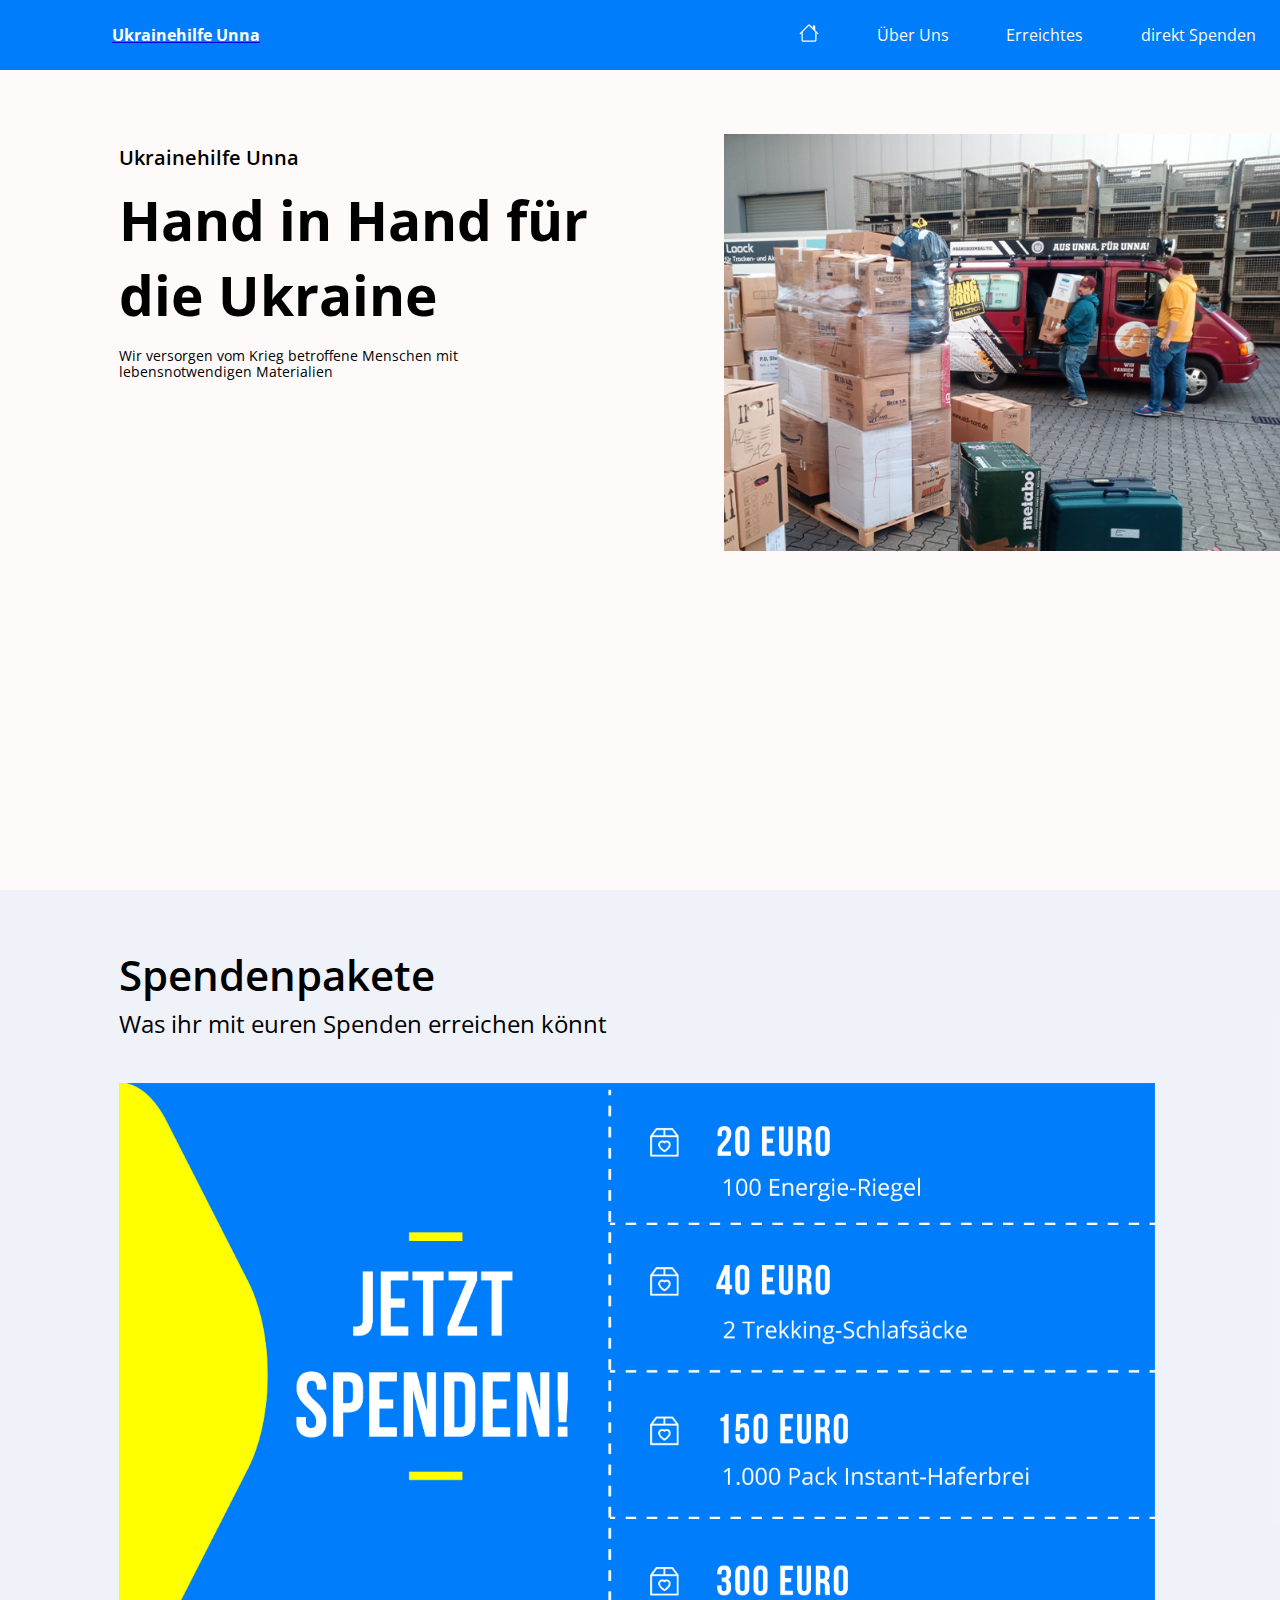
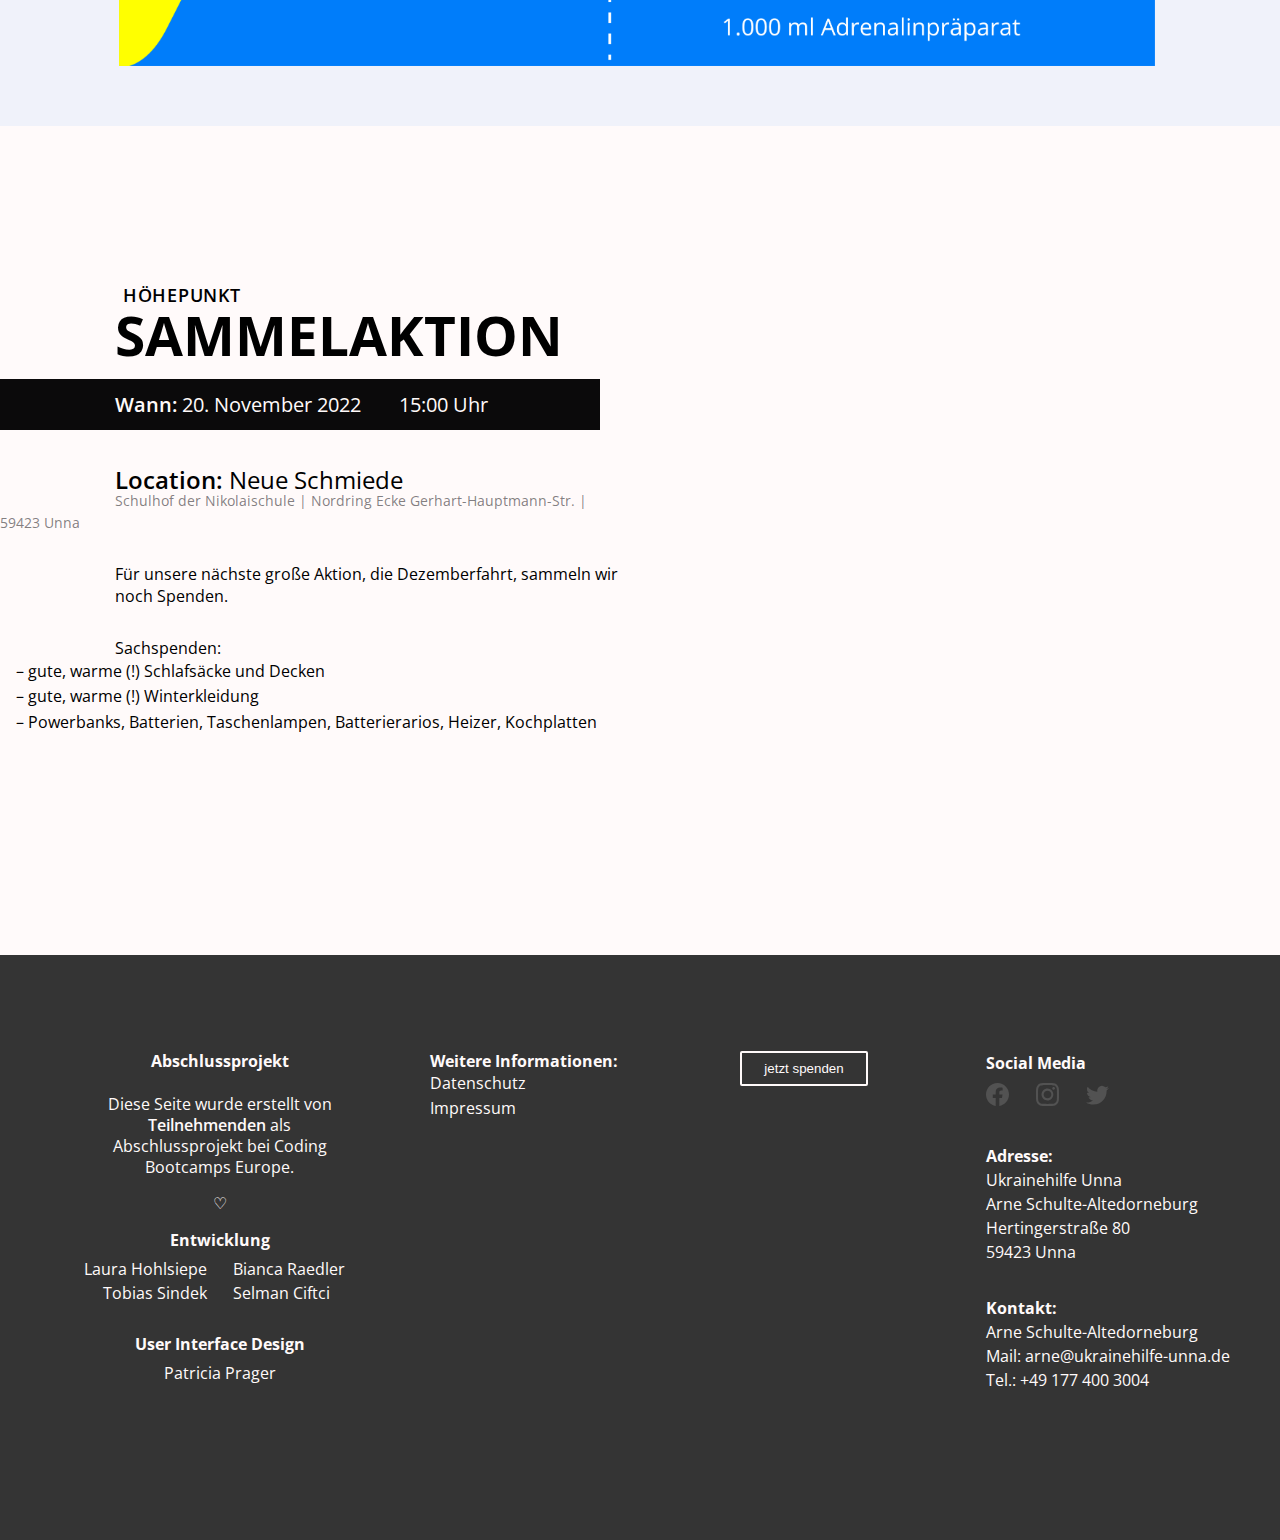
<file: index.html>
<!DOCTYPE html>
<html lang="de">
  <head>
    <meta charset="UTF-8" />
    <meta http-equiv="X-UA-Compatible" content="IE=edge" />
    <meta
      http-equiv="Content-Security-Policy"
      content="upgrade-insecure-requests"
    />
    <link rel="stylesheet" href="./assets/styles/style.css" />
    <link
      href="https://fonts.googleapis.com/css?family=Open+Sans:300,regular,500,600,700,800,300italic,italic,500italic,600italic,700italic,800italic"
      rel="stylesheet"
    />
    <title>Ukrainehilfe Unna</title>
  </head>

  <body>
    <header class="header">
      <nav class="navbar">
        <a href="#" class="nav-branding"><h1>Ukrainehilfe Unna</h1></a>
        <p class="nav-heading-mobile">Ukrainehilfe Unna</p>
        <ul class="nav-menu">
          <li class="nav-item">
            <a href="../" class="nav-link"
              ><img
                src="./assets/img/home-icon.svg"
                alt="home button"
                class="nav__home-button"
            /></a>
          </li>
          <li class="nav-item">
            <a href="./ueber-uns/" class="nav-link">Über Uns</a>
          </li>
          <li class="nav-item">
            <a href="./erreichtes/" class="nav-link">Erreichtes</a>
          </li>
          <li class="nav-item">
            <a href="./spendenseite/" class="nav-link">direkt Spenden</a>
          </li>
        </ul>
        <div class="hamburger">
          <span class="bar"></span>
          <span class="bar"></span>
          <span class="bar"></span>
        </div>
      </nav>
    </header>

    <main>
      <!----------------| hero section |---------------->
      <section class="home-page__content-section">
        <div class="hero-section">
          <img
            class="hero-section__image-mobile"
            src="./assets/img/home/hero-image-mobile.svg"
            alt=""
          />
          <div class="hero-section__header">
            <p class="hero-section__overline">Ukrainehilfe Unna</p>
            <h2 class="hero-section__heading">Hand in Hand für die Ukraine</h2>
            <p class="hero-section__small">
              Wir versorgen vom Krieg betroffene Menschen mit lebensnotwendigen
              Materialien
            </p>
          </div>
          <img
            class="hero-section__image"
            src="./assets/img/home/hero-image.svg"
            alt=""
          />
        </div>
      </section>

      <!----------------| packages section |---------------->
      <section class="home-page__content-section hp-bg--blue">
        <div class="packages-section">
          <h2 class="packages__heading">Spendenpakete</h2>
          <p class="packages__text">
            Was ihr mit euren Spenden erreichen könnt
          </p>
          <img
            src="./assets/img/home/spendenpakete-unna_mobile.png"
            alt="Spendenpakete"
            class="packages__image--mobile"
            onclick="location.href='./spendenseite/index.html'"
          />
          <img
            src="./assets/img/home/spendenpakete-unna.png"
            alt="Spendenpakete"
            class="packages__image"
            onclick="location.href='./spendenseite/index.html'"
          />
        </div>
      </section>

      <!----------------| gala section |---------------->
      <div class="gala-section" id="fundraiser" style="margin-bottom: 2rem; display: block;width: 100%;">
        <div class="gala-text" style="width: 100vw !important;">
          <p class="gala-text__overline">HÖHEPUNKT</p>
          <h2 class="gala-text__heading">SAMMELAKTION</h2>
          <div class="gala-text__dates-container">
            <p class="gala-text__dates">
              <span class="gala-text--bold">Wann:</span> 20. November 2022
            </p>
            <p class="gala-text__dates">15:00 Uhr</p>
          </div>
          <p class="gala-text__location">
            <span class="gala-text--bold">Location:</span> Neue Schmiede
          </p>
          <small class="gala-text__location-details"
            >Schulhof der Nikolaischule | Nordring Ecke Gerhart-Hauptmann-Str. |
            59423 Unna</small
          >
          <div>
            <p class="gala-text__description">
              Für unsere nächste große Aktion, die Dezemberfahrt, sammeln wir noch Spenden.
            </p>
            <p class="gala-text__description">
              Sachspenden:
              <ul style="padding-left: 1rem; line-height: 1.6;">
                <li>– gute, warme (!) Schlafsäcke und Decken</li>
                <li>– gute, warme (!) Winterkleidung</li>
                <li>– Powerbanks, Batterien, Taschenlampen, Batterierarios, Heizer, Kochplatten</li>
              </ul>
            </p>
          </div>
        </div>
      </div>
    </main>

    <footer class="footer">
      <!----------------| address section |---------------->
      <div class="footer-address-wrapper">
        <!--- social media --->
        <address class="footer__social-media">
          <h3 class="footer__heading">Social Media</h3>
          <ul class="social-media__list">
            <li>
              <img
                src="./assets/img/facebook-logo.svg"
                alt="facebook"
                class="social-media__icon"
              />
            </li>
            <li>
              <img
                src="./assets/img/instagram-logo.svg"
                alt="instagram"
                class="social-media__icon"
              />
            </li>
            <li>
              <img
                src="./assets/img/twitter-logo.svg"
                alt="twitter"
                class="social-media__icon"
              />
            </li>
          </ul>
        </address>

        <!--- organisation address --->
        <address class="footer__adress">
          <h3 class="footer__heading">Adresse:</h3>
          Ukrainehilfe Unna<br />
          Arne Schulte-Altedorneburg<br />
          Hertingerstraße 80<br />
          59423 Unna<br />
        </address>

        <!--- contact data --->
        <address class="footer__contact">
          <h3 class="footer__heading">Kontakt:</h3>
          Arne Schulte-Altedorneburg <br />
          Mail:
          <a class="footer__link" href="mailto:arne@ukrainehilfe-unna.de"
            >arne@ukrainehilfe-unna.de</a
          ><br />
          Tel.:
          <a class="footer__link" href="tel:+491774003004">+49 177 400 3004</a
          ><br />
        </address>
        <hr class="footer__line" />
      </div>

      <!----------------| fundraiser section |---------------->
      <section class="footer__fundraiser">
          <button
            class="btn_style--white footer__fundraiser-button"
            onclick="location.href='#fundraiser'"
          >
            jetzt spenden
          </button>
        </div>
        <hr class="footer__line" />
      </section>

      <!----------------| navigation |---------------->
      <nav class="footer__navigation">
        <h3 class="footer__heading">Weitere Informationen:</h3>
        <ul class="footer__navigation-list">
          <li><a href="#" class="footer__navigation-link">Datenschutz</a></li>
          <li><a href="#" class="footer__navigation-link">Impressum</a></li>
        </ul>
        <hr class="footer__line--small" />
      </nav>

      <!----------------| attendee info |---------------->
      <section class="footer__bootcamp">
        <h3 class="footer__heading">Abschlussprojekt</h3>
        <p class="footer__attendees-text">
          Diese Seite wurde erstellt von
          <span class="footer__attendees--modifier">Teilnehmenden</span> als
          Abschlussprojekt bei Coding Bootcamps Europe.
        </p>
        <p class="footer__heart">&#9825;</p>
        <h3 class="footer__heading">Entwicklung</h3>
        <div class="footer__development">
          <a
            href="https://www.linkedin.com/in/laura-hohlsiepe-72a00620b/"
            target="_blank"
            rel="noopener noreferrer"
            class="footer__development-link laura footer__devs--left"
            >Laura Hohlsiepe</a
          >
          <a
            href="https://www.linkedin.com/in/bianca-raedler-12ab0822b/"
            target="_blank"
            rel="noopener noreferrer"
            class="footer__development-link bianca footer__devs--right"
            >Bianca Raedler</a
          >
          <a
            href="https://www.linkedin.com/in/tobias-sindek/"
            target="_blank"
            rel="noopener noreferrer"
            class="footer__development-link tobias footer__devs--left"
            >Tobias Sindek</a
          >
          <a
            href="https://github.com/Yokosumi"
            target="_blank"
            rel="noopener noreferrer"
            class="footer__development-link selman footer__devs--right"
            >Selman Ciftci</a
          >
        </div>
        <h3 class="footer__heading">User Interface Design</h3>
        <div class="footer__design">
          <a
            href="https://www.linkedin.com/in/patricia-p-51713a1aa/"
            target="_blank"
            rel="noopener noreferrer"
            class="footer__development-link"
            >Patricia Prager</a
          >
        </div>
      </section>
    </footer>

    <script src="./assets/scripts/menu.js"></script>
  </body>
</html>
</file>
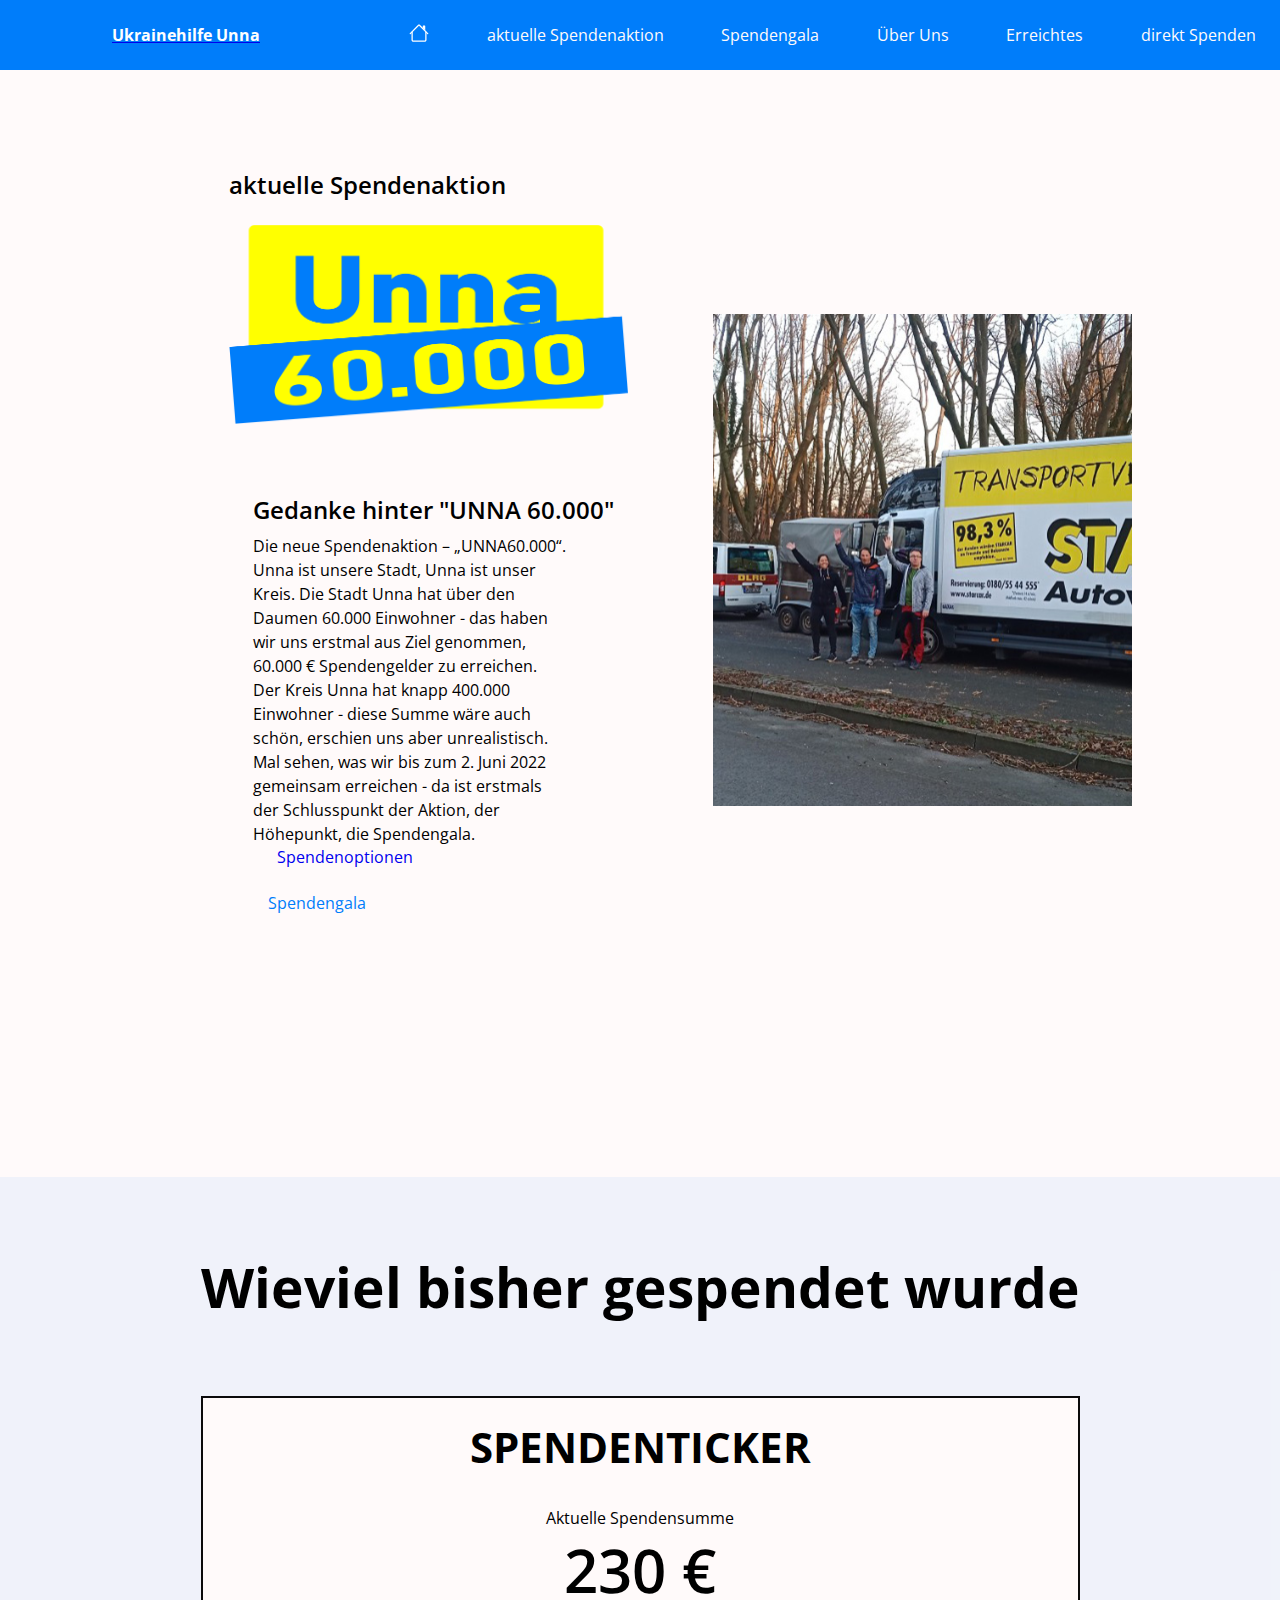
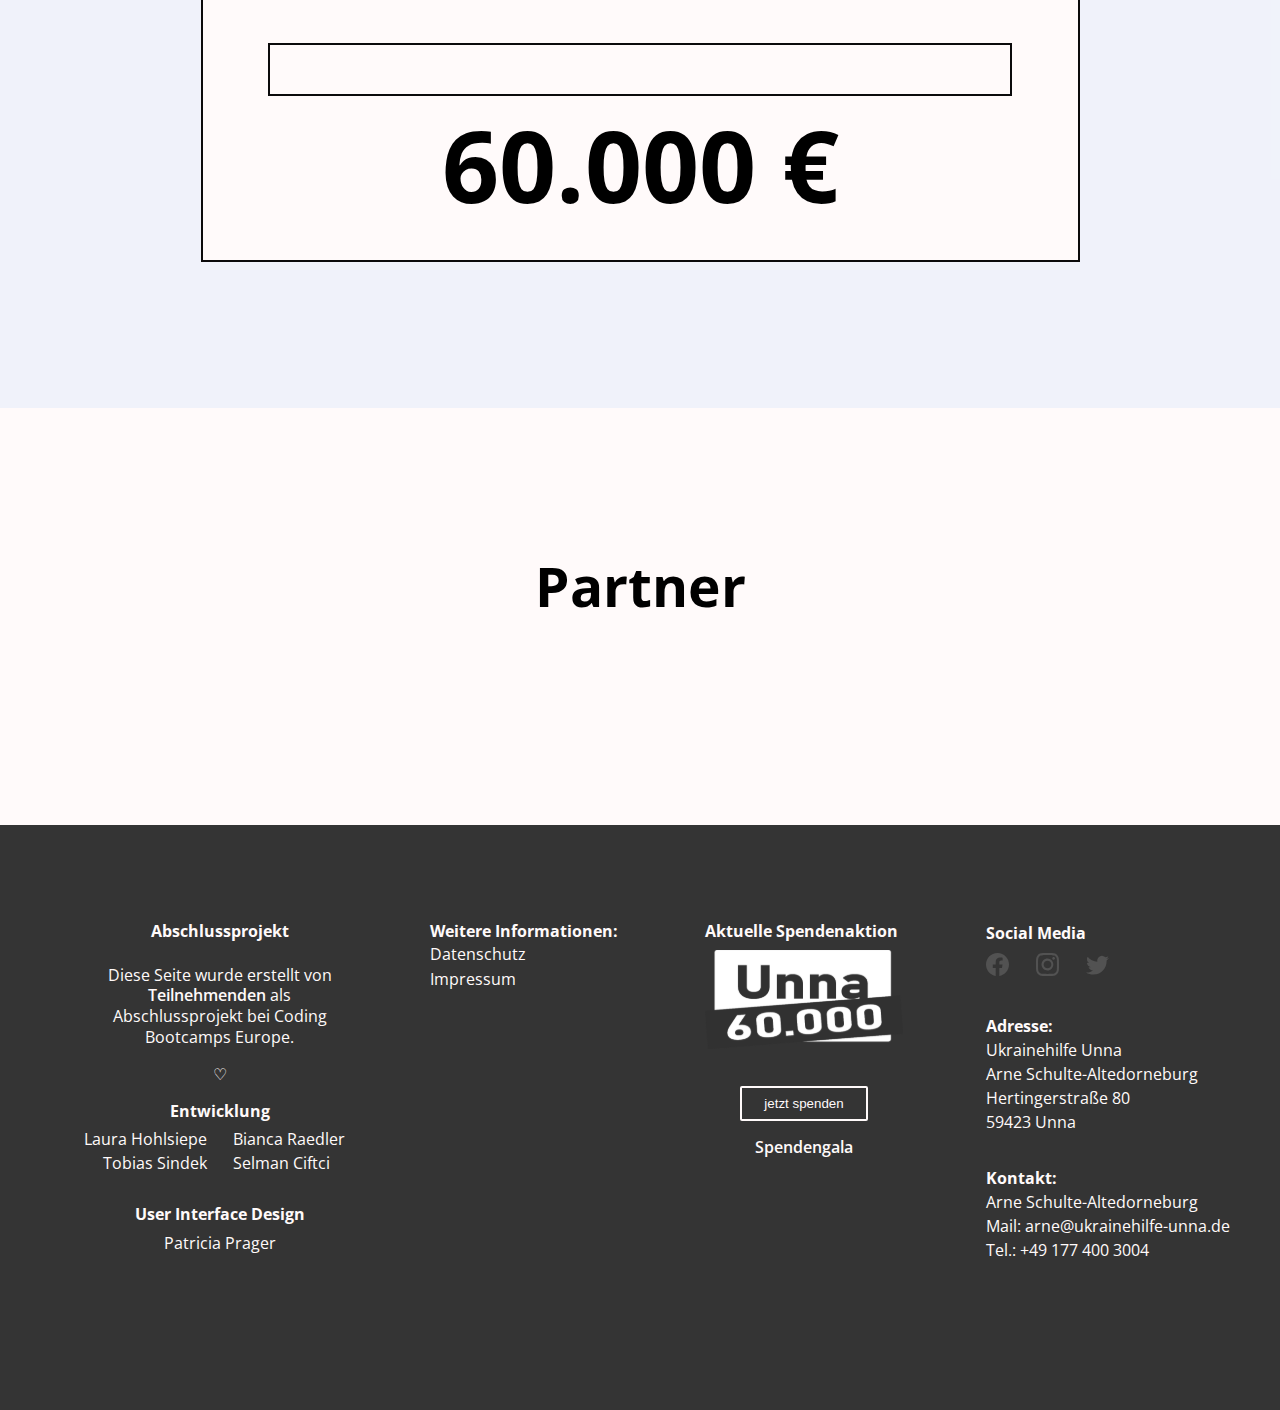
<file: aktuelle-spendenaktion/index.html>
<!DOCTYPE html>
<html lang="de">

<head>
    <meta charset="UTF-8" />
    <meta http-equiv="X-UA-Compatible" content="IE=edge" />
    <meta name="viewport" content="width=device-width, initial-scale=1.0" />
    <meta http-equiv="Content-Security-Policy" content="upgrade-insecure-requests">
    <link rel="icon" type="image/png" href="../img/helping-hands-icon.ico" />
    <link rel="stylesheet" href="../assets/styles/style.css" />
    <link
        href="https://fonts.googleapis.com/css?family=Open+Sans:300,regular,500,600,700,800,300italic,italic,500italic,600italic,700italic,800italic"
        rel="stylesheet" />
    <script src="https://www.paypalobjects.com/donate/sdk/donate-sdk.js" charset="UTF-8"></script>
    <title>Ukrainehilfe Unna</title>
</head>

<body>
    <header class="header">
        <nav class="navbar">
                <a href="#" class="nav-branding"><h1>Ukrainehilfe Unna</h1></a>
                <p class="nav-heading-mobile">Ukrainehilfe Unna</p>
                <ul class="nav-menu">
                    <li class="nav-item">
                        <a href="../" class="nav-link"
                            ><img
                                src="../assets/img/home-icon.svg"
                                alt="home button"
                                class="nav__home-button"
                        /></a>
                    </li>
                    <li class="nav-item">
                        <a href="../aktuelle-spendenaktion/" class="nav-link"
                            >aktuelle Spendenaktion</a
                        >
                    </li>
                    <li class="nav-item">
                        <a href="../spendengala/" class="nav-link">Spendengala</a>
                    </li>
                    <li class="nav-item">
                        <a href="../ueber-uns/" class="nav-link">Über Uns</a>
                    </li>
                    <li class="nav-item">
                        <a href="../erreichtes/" class="nav-link">Erreichtes</a>
                    </li>
                    <li class="nav-item">
                        <a href="../spendenseite/" class="nav-link">direkt Spenden</a>
                    </li>
                </ul>
                <div class="hamburger">
                    <span class="bar"></span>
                    <span class="bar"></span>
                    <span class="bar"></span>
                </div>
            </nav>
    </header>

    <body>
        <main>
            <div class="cf-content-wrapper">
                <section class="cf-hero-section">
                    <div class="cf-hero__text-section">
                        <p class="cf-hero__overline">aktuelle Spendenaktion</p>
                        <img src="../assets/img/unna-60000-logo.png" alt="Unna 60000" class="cf-hero__logo">
                        <h2 class="cf-hero__heading">Gedanke hinter "UNNA 60.000"</h2>
                        <p class="cf-hero__text">Die neue Spendenaktion – „UNNA60.000“. Unna ist unsere Stadt, Unna ist unser Kreis. Die Stadt Unna hat über den Daumen 60.000 Einwohner - das haben wir uns erstmal aus Ziel genommen, 60.000 € Spendengelder zu erreichen. Der Kreis Unna hat knapp 400.000 Einwohner - diese Summe wäre auch schön, erschien uns aber unrealistisch. Mal sehen, was wir bis zum 2. Juni 2022 gemeinsam erreichen - da ist erstmals der Schlusspunkt der Aktion, der Höhepunkt, die Spendengala.</p>
                        <div id="donate-button-container" style="display: flex; align-items: center; gap: 2rem;">
                            <div id="donate-button" style="margin-top: 1rem; margin-left: 1rem"></div>
                            <a href="../spendenseite" style="text-decoration: none">Spendenoptionen</a>
                        </div>
                        <a href="../#fundraiser" class="cf-hero__gala-link">Spendengala</a>
                    </div>
                    <img class="cf-hero__image" src="../assets/img/current-fundraiser-image.svg"
                        alt="3 winkende Menschen vor einem Transporter">
                </section>
            </div>

            <div class="cf-content-wrapper cf-bg-blue">
                <section class="cf-ticker-section">
                    <h2 class="cf-ticker-section__heading">Wieviel bisher gespendet wurde</h2>
                    <div class="cf-ticker">
                        <h3 class="cf-ticker__heading">Spendenticker</h3>
                        <p class="cf-ticker__sub-heading">Aktuelle Spendensumme</p>
                        <h4 class="cf-ticker__current-sum" id="current-sum">230 €</h4>
                        <div class="cf-ticker__status-bar"></div>
                        <h4 class="cf-ticker__goal-sum">60.000 €</h4>
                    </div>
                </section>
            </div>

            <div class="cf-content-wrapper">
                <section class="cf-partner-section">
                    <h2 class="cf-partner__heading">Partner</h2>
                    <div class="cf-partner-wrapper" id="partner-wrapper">
                    </div>
                </section>
            </div>
        </main>

        <footer class="footer">
            <!----------------| address section |---------------->
            <div class="footer-address-wrapper">
                <!--- social media --->
                <address class="footer__social-media">
                    <h3 class="footer__heading">Social Media</h3>
                    <ul class="social-media__list">
                        <li>
                            <img src="../assets/img/facebook-logo.svg" alt="facebook" class="social-media__icon" />
                        </li>
                        <li>
                            <img src="../assets/img/instagram-logo.svg" alt="instagram" class="social-media__icon" />
                        </li>
                        <li>
                            <img src="../assets/img/twitter-logo.svg" alt="twitter" class="social-media__icon" />
                        </li>
                    </ul>
                </address>

                <!--- organisation address --->
                <address class="footer__adress">
                    <h3 class="footer__heading">Adresse:</h3>
                    Ukrainehilfe Unna<br />
                    Arne Schulte-Altedorneburg<br />
                    Hertingerstraße 80<br />
                    59423 Unna<br />
                </address>

                <!--- contact data --->
                <address class="footer__contact">
                    <h3 class="footer__heading">Kontakt:</h3>
                    Arne Schulte-Altedorneburg <br />
                    Mail:
                    <a class="footer__link" href="mailto:arne@ukrainehilfe-unna.de">arne@ukrainehilfe-unna.de</a><br />
                    Tel.: <a class="footer__link" href="tel:+491774003004">+49 177 400 3004</a><br />
                </address>
                <hr class="footer__line" />
            </div>

            <!----------------| fundraiser section |---------------->
            <section class="footer__fundraiser">
                <h3 class="footer__heading">Aktuelle Spendenaktion</h3>
                <div class="footer__logo-wrapper">
                    <img src="../assets/img/unna-logo-bw.svg" alt="" class="footer__fundraiser-logo"
                        onclick="location.href='./spendenseite/index.html'" />
                    <button class="btn_style--white footer__fundraiser-button" onclick="location.href='#fundraiser'">
                        jetzt spenden
                    </button>
                    <a href="#fundraiser" class="footer__fundraiser-gala">Spendengala</a>
                </div>
                <hr class="footer__line" />
            </section>

            <!----------------| navigation |---------------->
            <nav class="footer__navigation">
                <h3 class="footer__heading">Weitere Informationen:</h3>
                <ul class="footer__navigation-list">
                    <li><a href="#" class="footer__navigation-link">Datenschutz</a></li>
                    <li><a href="#" class="footer__navigation-link">Impressum</a></li>
                </ul>
                <hr class="footer__line--small" />
            </nav>

            <!----------------| attendee info |---------------->
            <section class="footer__bootcamp">
                <h3 class="footer__heading">Abschlussprojekt</h3>
                <p class="footer__attendees-text">
                    Diese Seite wurde erstellt von
                    <span class="footer__attendees--modifier">Teilnehmenden</span> als Abschlussprojekt bei Coding Bootcamps Europe.
                </p>
                <p class="footer__heart">&#9825;</p>
                <h3 class="footer__heading">Entwicklung</h3>
                <div class="footer__development">
                    <a href="https://www.linkedin.com/in/laura-hohlsiepe-72a00620b/" target="_blank"
                        rel="noopener noreferrer" class="footer__development-link laura footer__devs--left">Laura
                        Hohlsiepe</a>
                    <a href="https://www.linkedin.com/in/bianca-raedler-12ab0822b/" target="_blank"
                        rel="noopener noreferrer" class="footer__development-link bianca footer__devs--right">Bianca
                        Raedler</a>
                    <a href="https://www.linkedin.com/in/tobias-sindek/" target="_blank" rel="noopener noreferrer"
                        class="footer__development-link tobias footer__devs--left">Tobias Sindek</a>
                    <a href="https://github.com/Yokosumi" target="_blank" rel="noopener noreferrer"
                        class="footer__development-link selman footer__devs--right">Selman Ciftci</a>
                </div>
                <h3 class="footer__heading">User Interface Design</h3>
                <div class="footer__design">
                    <a href="https://www.linkedin.com/in/patricia-p-51713a1aa/" target="_blank"
                        rel="noopener noreferrer" class="footer__development-link">Patricia Prager</a>
                </div>
            </section>
        </footer>
        <script src="../assets/scripts/menu.js"></script>
        <script src="../assets/scripts/donations.js"></script>
        <script src="../assets/scripts/partner.js"></script>
        <script src="../assets/scripts/paypal.js"></script>
    </body>
</html>
</file>
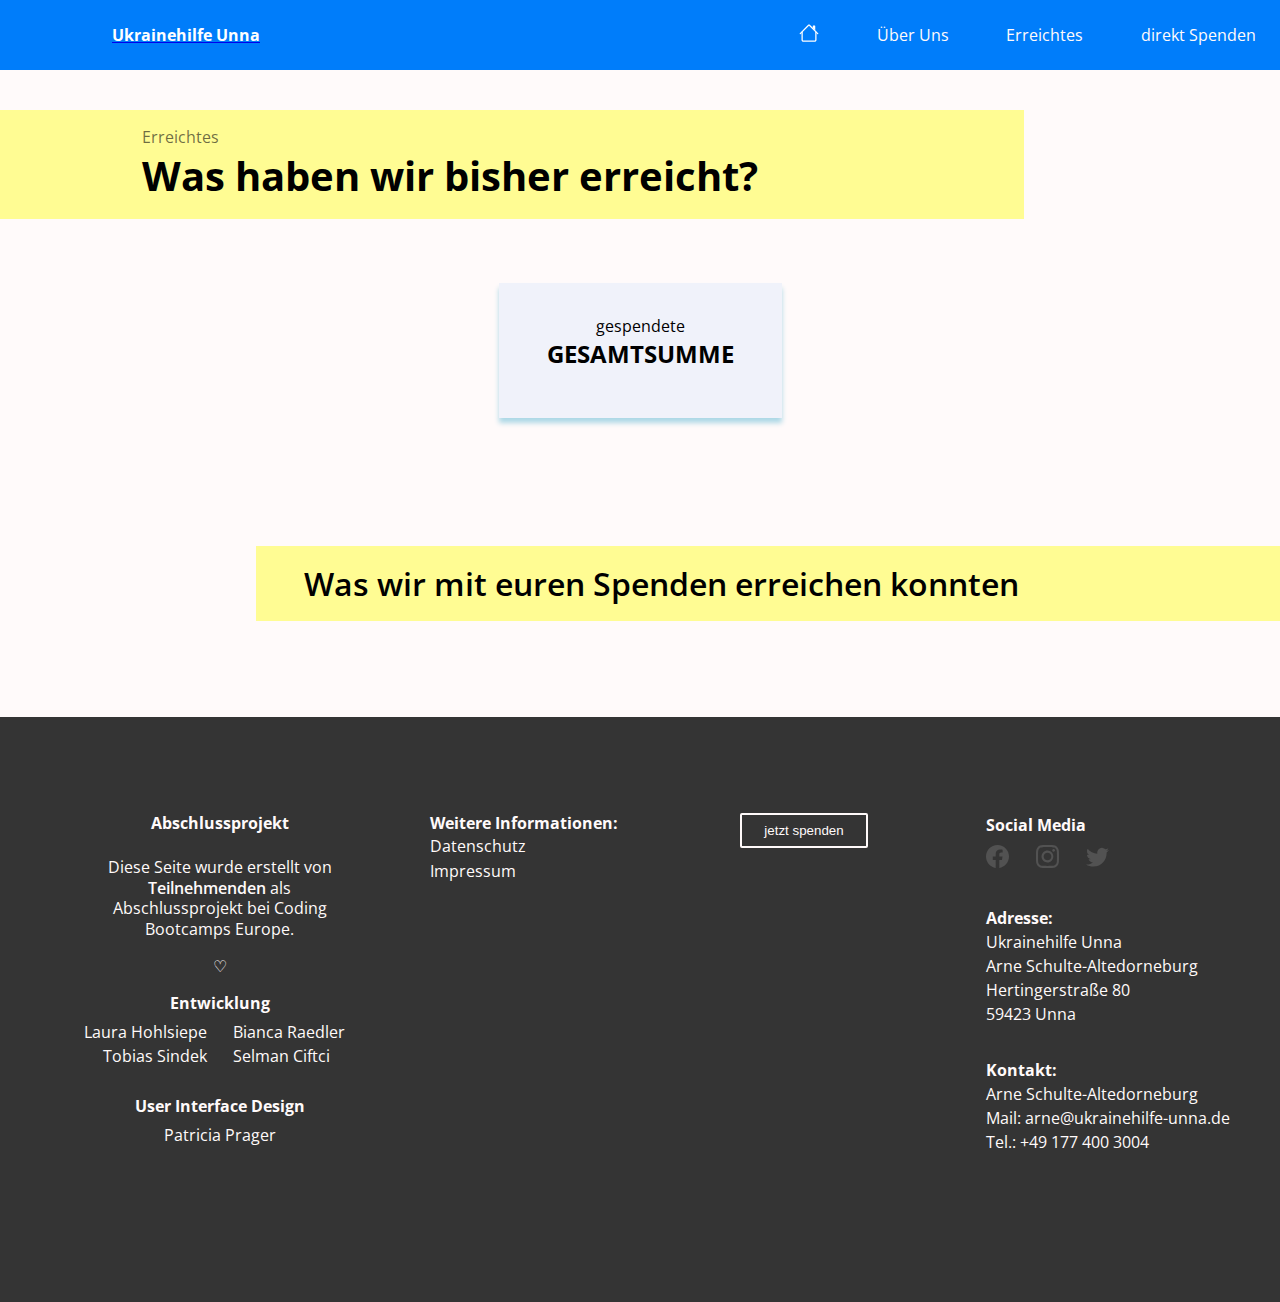
<file: erreichtes/index.html>
<!DOCTYPE html>
<html lang="en">
  <head>
    <meta charset="UTF-8" />
    <meta http-equiv="X-UA-Compatible" content="IE=edge" />
    <meta name="viewport" content="width=device-width, initial-scale=1.0" />
    <meta
      http-equiv="Content-Security-Policy"
      content="upgrade-insecure-requests"
    />
    <link
      href="https://fonts.googleapis.com/css?family=Open+Sans:300,regular,500,600,700,800,300italic,italic,500italic,600italic,700italic,800italic"
      rel="stylesheet"
    />
    <link rel="stylesheet" href="../assets/styles/style.css" />
    <title>Was bisher gemacht wurde</title>
  </head>

  <body>
    <header class="header">
      <nav class="navbar">
        <a href="#" class="nav-branding"><h1>Ukrainehilfe Unna</h1></a>
        <p class="nav-heading-mobile">Ukrainehilfe Unna</p>
        <ul class="nav-menu">
          <li class="nav-item">
            <a href="../" class="nav-link"
              ><img
                src="../assets/img/home-icon.svg"
                alt="home button"
                class="nav__home-button"
            /></a>
          </li>
          <li class="nav-item">
            <a href="../ueber-uns/" class="nav-link">Über Uns</a>
          </li>
          <li class="nav-item">
            <a href="../erreichtes/" class="nav-link">Erreichtes</a>
          </li>
          <li class="nav-item">
            <a href="../spendenseite/" class="nav-link">direkt Spenden</a>
          </li>
        </ul>
        <div class="hamburger">
          <span class="bar"></span>
          <span class="bar"></span>
          <span class="bar"></span>
        </div>
      </nav>
    </header>
    <main>
      <section class="first-section">
        <div class="first-banner">
          <p class="avd-overline">Erreichtes</p>
          <h2 class="avd__header-primary">Was haben wir bisher erreicht?</h2>
        </div>
        <div class="div-flex">
          <div class="div-summe">
            <p>gespendete</p>
            <p class="avd-donated__sum-text--big">GESAMTSUMME</p>
            <p class="avd-donated__sum" id="current-sum"></p>
          </div>
          <div class="div-personen" style="display: none">
            <p>erreichte</p>
            <p><b>PERSONEN</b></p>
            <p><b>00.000 T</b></p>
          </div>
          <div class="div-lieferungen" style="display: none">
            <p>gemachte</p>
            <p><b>LIEFERUNGEN</b></p>
            <p><b>00.000</b></p>
          </div>
        </div>
      </section>
      <section class="section-tabelle"></section>
      <section class="products">
        <div class="second-banner">
          <h2 class="avd__header-secondary">
            Was wir mit euren Spenden erreichen konnten
          </h2>
        </div>
        <ul id="products-list" class="products__list"></ul>
      </section>
      <section class="section-video" style="display: none">
        <div class="div-video">
          <h3>Was bisher getan wurde</h3>
          <p>Video von unseren zweiten Tour</p>
          (eingefügtes Video)
        </div>
      </section>

      <footer class="footer">
        <!----------------| address section |---------------->
        <div class="footer-address-wrapper">
          <!--- social media --->
          <address class="footer__social-media">
            <h3 class="footer__heading">Social Media</h3>
            <ul class="social-media__list">
              <li>
                <img
                  src="../assets/img/facebook-logo.svg"
                  alt="facebook"
                  class="social-media__icon"
                />
              </li>
              <li>
                <img
                  src="../assets/img/instagram-logo.svg"
                  alt="instagram"
                  class="social-media__icon"
                />
              </li>
              <li>
                <img
                  src="../assets/img/twitter-logo.svg"
                  alt="twitter"
                  class="social-media__icon"
                />
              </li>
            </ul>
          </address>

          <!--- organisation address --->
          <address class="footer__adress">
            <h3 class="footer__heading">Adresse:</h3>
            Ukrainehilfe Unna<br />
            Arne Schulte-Altedorneburg<br />
            Hertingerstraße 80<br />
            59423 Unna<br />
          </address>

          <!--- contact data --->
          <address class="footer__contact">
            <h3 class="footer__heading">Kontakt:</h3>
            Arne Schulte-Altedorneburg <br />
            Mail:
            <a class="footer__link" href="mailto:arne@ukrainehilfe-unna.de"
              >arne@ukrainehilfe-unna.de</a
            ><br />
            Tel.:
            <a class="footer__link" href="tel:+491774003004">+49 177 400 3004</a
            ><br />
          </address>
          <hr class="footer__line" />
        </div>

        <!----------------| fundraiser section |---------------->
        <section class="footer__fundraiser">
          <button class="btn_style--white footer__fundraiser-button">
            jetzt spenden
          </button>
          <hr class="footer__line" />
        </section>

        <!----------------| navigation |---------------->
        <nav class="footer__navigation">
          <h3 class="footer__heading">Weitere Informationen:</h3>
          <ul class="footer__navigation-list">
            <li><a href="#" class="footer__navigation-link">Datenschutz</a></li>
            <li><a href="#" class="footer__navigation-link">Impressum</a></li>
          </ul>
          <hr class="footer__line--small" />
        </nav>

        <!----------------| attendee info |---------------->
        <section class="footer__bootcamp">
          <h3 class="footer__heading">Abschlussprojekt</h3>
          <p class="footer__attendees-text">
            Diese Seite wurde erstellt von
            <span class="footer__attendees--modifier">Teilnehmenden</span> als
            Abschlussprojekt bei Coding Bootcamps Europe.
          </p>
          <p class="footer__heart">&#9825;</p>
          <h3 class="footer__heading">Entwicklung</h3>
          <div class="footer__development">
            <a
              href="https://www.linkedin.com/in/laura-hohlsiepe-72a00620b/"
              target="_blank"
              rel="noopener noreferrer"
              class="footer__development-link laura footer__devs--left"
              >Laura Hohlsiepe</a
            >
            <a
              href="https://www.linkedin.com/in/bianca-raedler-12ab0822b/"
              target="_blank"
              rel="noopener noreferrer"
              class="footer__development-link bianca footer__devs--right"
              >Bianca Raedler</a
            >
            <a
              href="https://www.linkedin.com/in/tobias-sindek/"
              target="_blank"
              rel="noopener noreferrer"
              class="footer__development-link tobias footer__devs--left"
              >Tobias Sindek</a
            >
            <a
              href="https://github.com/Yokosumi"
              target="_blank"
              rel="noopener noreferrer"
              class="footer__development-link selman footer__devs--right"
              >Selman Ciftci</a
            >
          </div>
          <h3 class="footer__heading">User Interface Design</h3>
          <div class="footer__design">
            <a
              href="https://www.linkedin.com/in/patricia-p-51713a1aa/"
              target="_blank"
              rel="noopener noreferrer"
              class="footer__development-link"
              >Patricia Prager</a
            >
          </div>
        </section>
      </footer>
    </main>
    <script src="../assets/scripts/menu.js"></script>
    <script src="../assets/scripts/products.js"></script>
    <script src="../assets/scripts/donations.js"></script>
  </body>
</html>
</file>
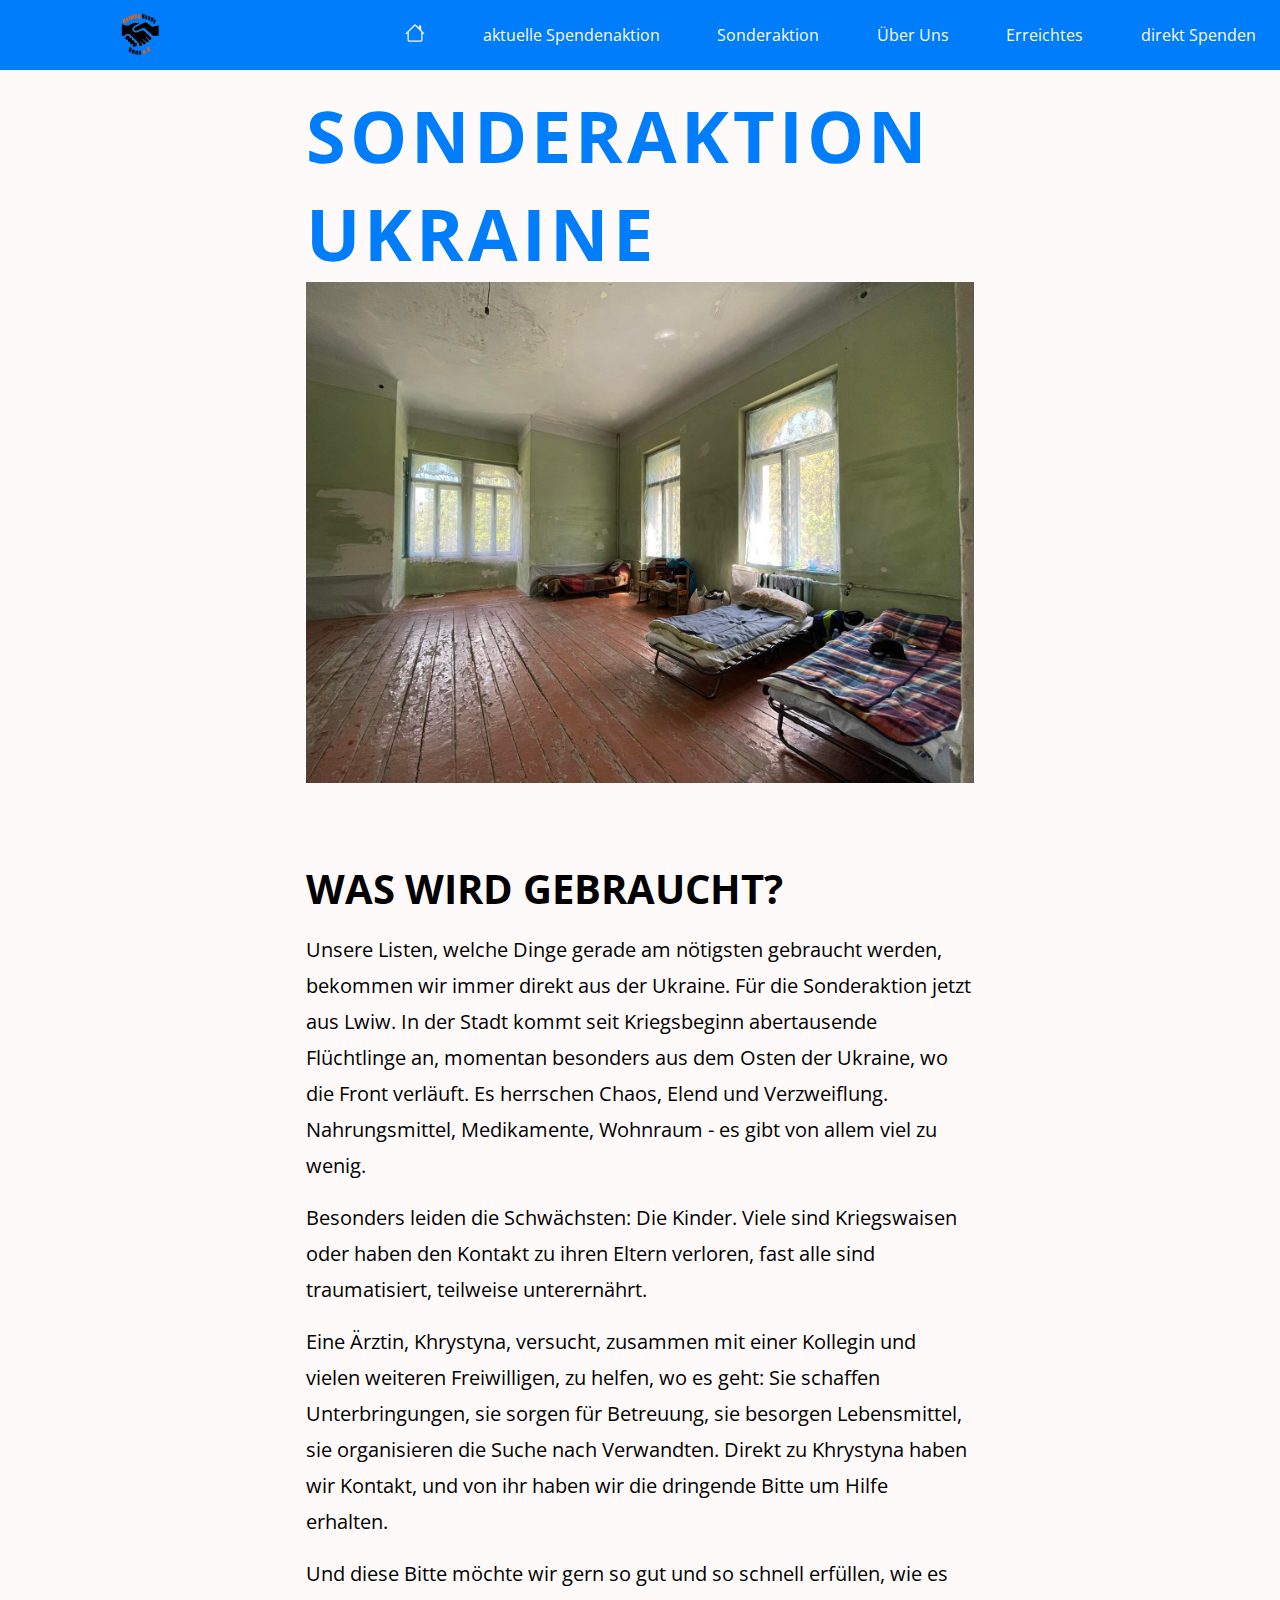
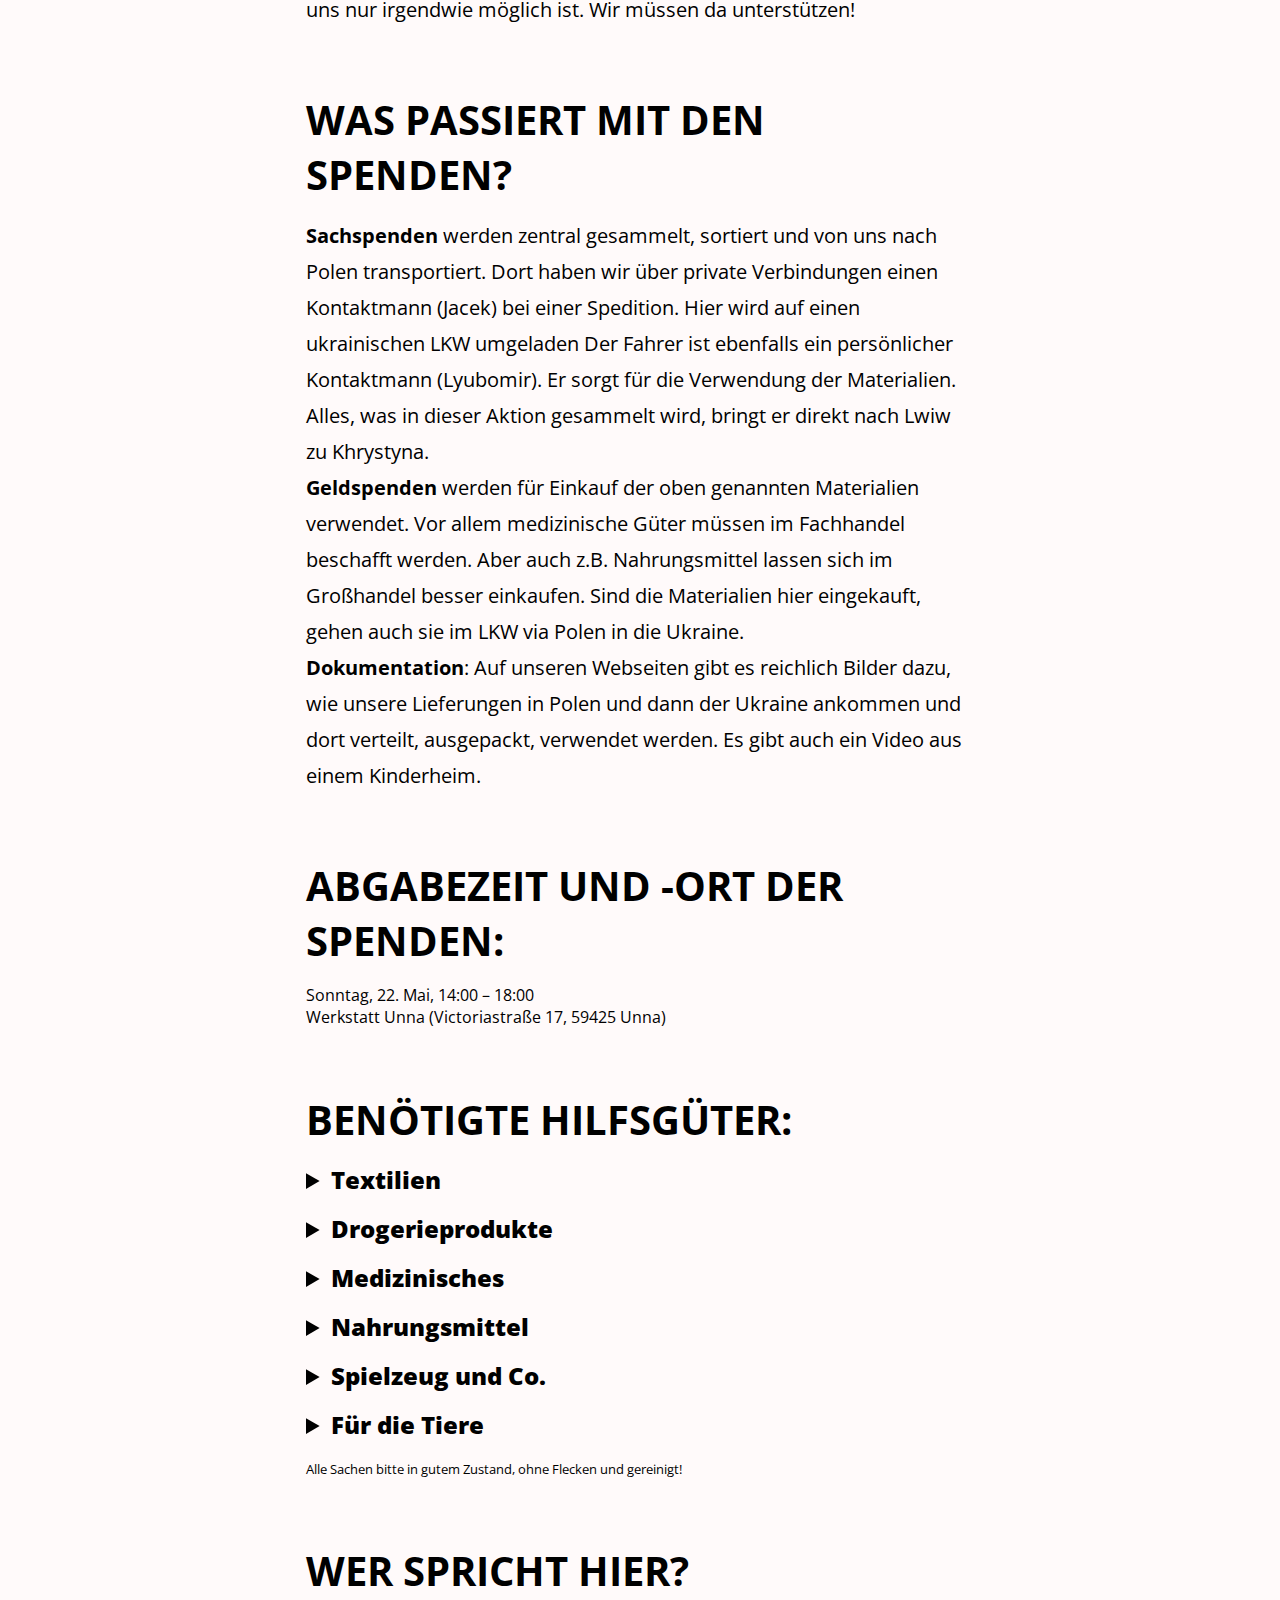
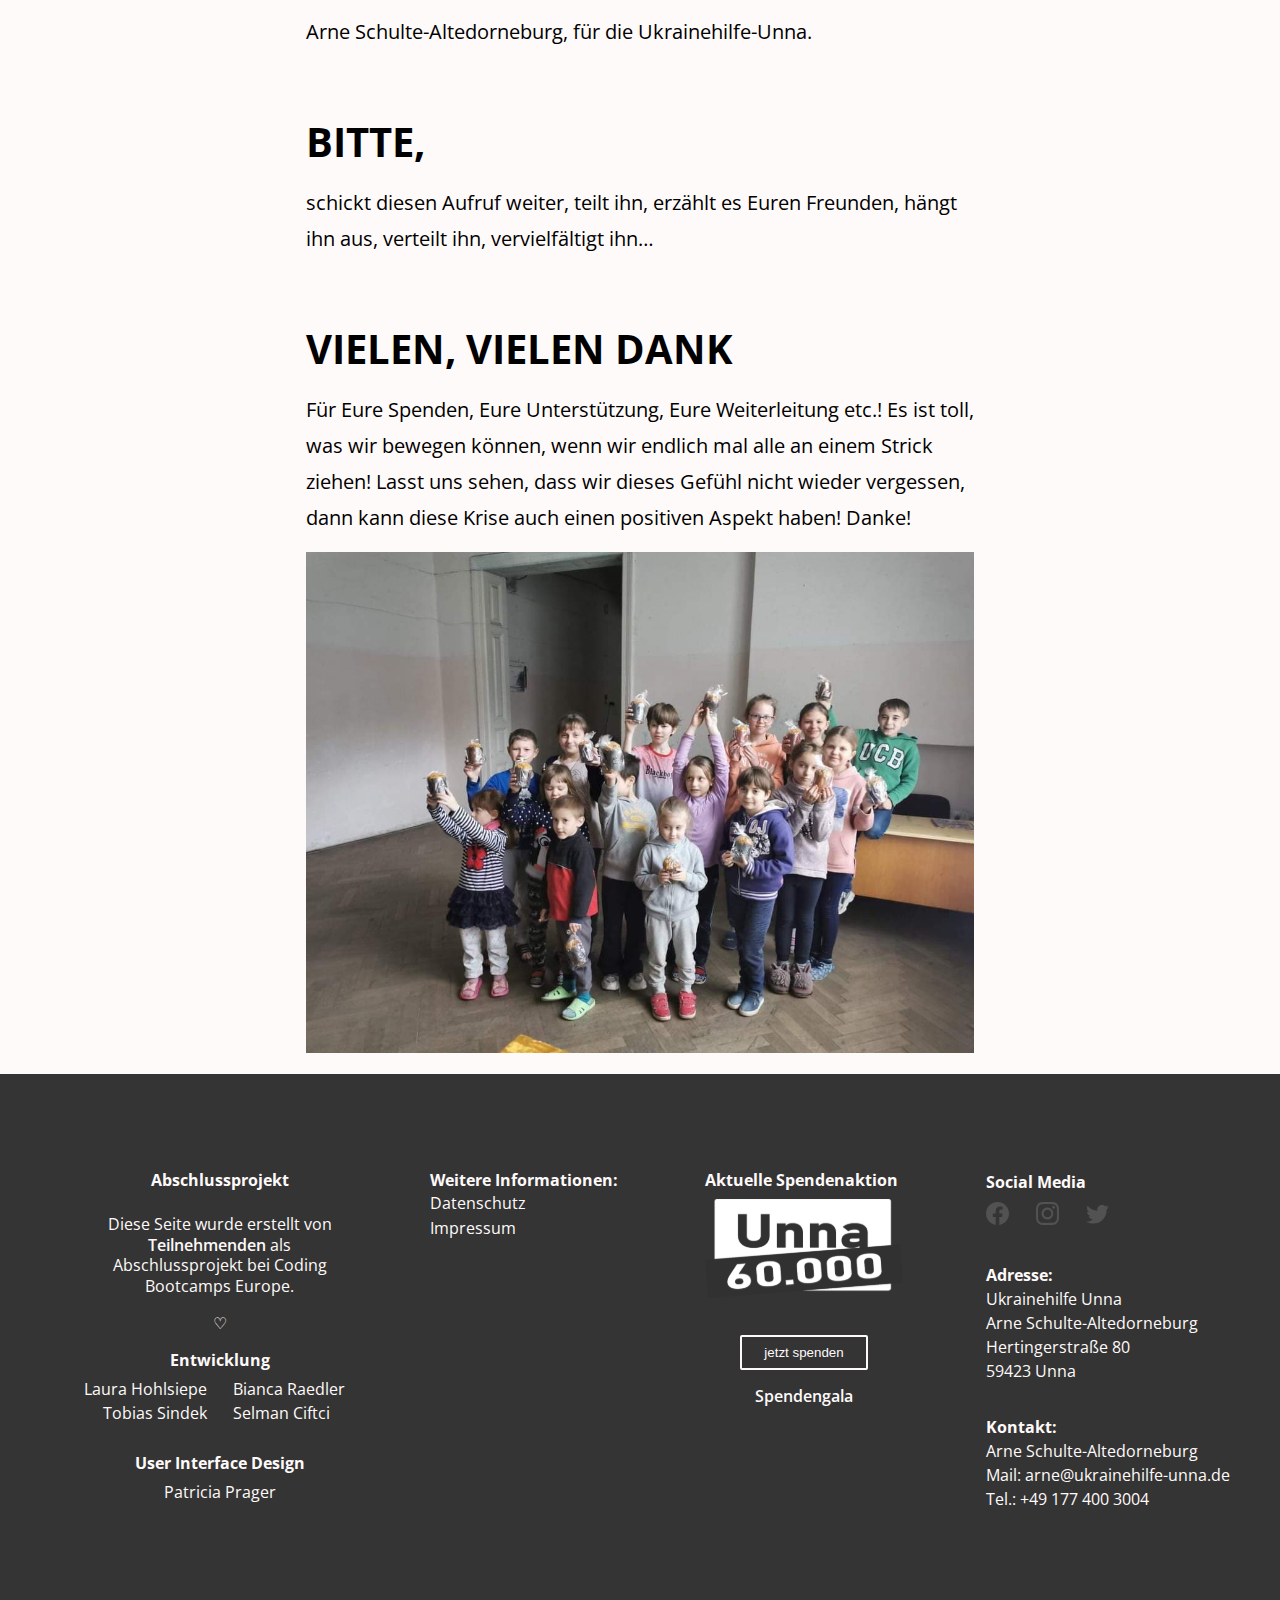
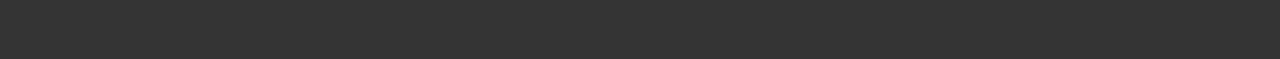
<file: sonderaktion/index.html>
<!DOCTYPE html>
<html lang="de">
    <head>
        <meta charset="UTF-8" />
        <meta http-equiv="X-UA-Compatible" content="IE=edge" />
        <meta name="viewport" content="width=device-width, initial-scale=1.0" />
        <meta http-equiv="Content-Security-Policy" content="upgrade-insecure-requests" />
        <link rel="icon" type="image/png" href="../img/helping-hands-icon.ico" />
        <link rel="stylesheet" href="../assets/styles/style.css" />
        <link
            href="https://fonts.googleapis.com/css?family=Open+Sans:300,regular,500,600,700,800,300italic,italic,500italic,600italic,700italic,800italic"
            rel="stylesheet"
        />
        <script
            src="https://www.paypalobjects.com/donate/sdk/donate-sdk.js"
            charset="UTF-8"
        ></script>
        <title>Ukrainehilfe Unna</title>
    </head>
    <body>
        <header class="header">
            <nav class="navbar">
                <a href="#" class="nav-branding"
                    ><img
                        class="navigation__logo"
                        src="../assets/img/helping-hands-logo.png"
                        alt="Helping Hands Logo"
                /></a>
                <p class="nav-heading-mobile">Helping Hands Unna e.V.</p>
                <ul class="nav-menu">
                    <li class="nav-item">
                        <a href="../" class="nav-link"
                            ><img
                                src="../assets/img/home-icon.svg"
                                alt="home button"
                                class="nav__home-button"
                        /></a>
                    </li>
                    <li class="nav-item">
                        <a href="../aktuelle-spendenaktion/" class="nav-link"
                            >aktuelle Spendenaktion</a
                        >
                    </li>
                    <li class="nav-item">
                        <a href="../sonderaktion/" class="nav-link">Sonderaktion</a>
                    </li>
                    <li class="nav-item">
                        <a href="../ueber-uns/" class="nav-link">Über Uns</a>
                    </li>
                    <li class="nav-item">
                        <a href="../erreichtes/" class="nav-link">Erreichtes</a>
                    </li>
                    <li class="nav-item">
                        <a href="../spendenseite/" class="nav-link">direkt Spenden</a>
                    </li>
                </ul>
                <div class="hamburger">
                    <span class="bar"></span>
                    <span class="bar"></span>
                    <span class="bar"></span>
                </div>
            </nav>
        </header>
        <main>
            <article class="event">
                <header class="event-header">
                    <h2>Sonderaktion Ukraine</h2>
                    <img
                        style="width: 100%"
                        src="../assets/img/sonderaktion/ukraine-room.jpeg"
                        alt="Empty room with beds"
                    />
                </header>
                <section class="event-main">
                    <h3 class="event-sub-header">Was wird gebraucht?</h3>
                    <p class="event-paragraph">
                        Unsere Listen, welche Dinge gerade am nötigsten gebraucht werden, bekommen
                        wir immer direkt aus der Ukraine. Für die Sonderaktion jetzt aus Lwiw. In
                        der Stadt kommt seit Kriegsbeginn abertausende Flüchtlinge an, momentan
                        besonders aus dem Osten der Ukraine, wo die Front verläuft. Es herrschen
                        Chaos, Elend und Verzweiflung. Nahrungsmittel, Medikamente, Wohnraum - es
                        gibt von allem viel zu wenig.
                    </p>
                    <p class="event-paragraph">
                        Besonders leiden die Schwächsten: Die Kinder. Viele sind Kriegswaisen oder
                        haben den Kontakt zu ihren Eltern verloren, fast alle sind traumatisiert,
                        teilweise unterernährt.
                    </p>
                    <p class="event-paragraph">
                        Eine Ärztin, Khrystyna, versucht, zusammen mit einer Kollegin und vielen
                        weiteren Freiwilligen, zu helfen, wo es geht: Sie schaffen Unterbringungen,
                        sie sorgen für Betreuung, sie besorgen Lebensmittel, sie organisieren die
                        Suche nach Verwandten. Direkt zu Khrystyna haben wir Kontakt, und von ihr
                        haben wir die dringende Bitte um Hilfe erhalten.
                    </p>
                    <p class="event-paragraph">
                        Und diese Bitte möchte wir gern so gut und so schnell erfüllen, wie es uns
                        nur irgendwie möglich ist. Wir müssen da unterstützen!
                    </p>
                    <h3 class="event-sub-header">Was passiert mit den Spenden?</h3>
                    <p class="event-paragraph">
                        <strong>Sachspenden</strong> werden zentral gesammelt, sortiert und von uns
                        nach Polen transportiert. Dort haben wir über private Verbindungen einen
                        Kontaktmann (Jacek) bei einer Spedition. Hier wird auf einen ukrainischen
                        LKW umgeladen Der Fahrer ist ebenfalls ein persönlicher Kontaktmann
                        (Lyubomir). Er sorgt für die Verwendung der Materialien. Alles, was in
                        dieser Aktion gesammelt wird, bringt er direkt nach Lwiw zu Khrystyna.<br />
                        <strong>Geldspenden</strong> werden für Einkauf der oben genannten
                        Materialien verwendet. Vor allem medizinische Güter müssen im Fachhandel
                        beschafft werden. Aber auch z.B. Nahrungsmittel lassen sich im Großhandel
                        besser einkaufen. Sind die Materialien hier eingekauft, gehen auch sie im
                        LKW via Polen in die Ukraine.<br />
                        <strong>Dokumentation</strong>: Auf unseren Webseiten gibt es reichlich
                        Bilder dazu, wie unsere Lieferungen in Polen und dann der Ukraine ankommen
                        und dort verteilt, ausgepackt, verwendet werden. Es gibt auch ein Video aus
                        einem Kinderheim.
                    </p>
                    <h3 class="event-sub-header">Abgabezeit und -ort der Spenden:</h3>
                    <div class="event-box">
                        <p>Sonntag, 22. Mai, 14:00 – 18:00</p>
                        <p>Werkstatt Unna (Victoriastraße 17, 59425 Unna)</p>
                    </div>
                    <h3 class="event-sub-header">Benötigte Hilfsgüter:</h3>
                    <div class="goods">
                        <details>
                            <summary>Textilien</summary>
                            <ul>
                                <li>Kinderkleidung (3 bis 16 Jahre) für Frühjahr und Sommer</li>
                                <li>Schuhe / Unterwäsche</li>
                                <li>Kinderhandtücher</li>
                                <li>Bettwäsche / Decken / Kissen / Bettlaken</li>
                            </ul>
                        </details>
                        <details>
                            <summary>Drogerieprodukte</summary>
                            <ul>
                                <li>Waschmittel</li>
                                <li>
                                    Hygieneartikel f. Kinder (Zahnbürsten, Zahnpasta, Seife,
                                    Shampoo)
                                </li>
                            </ul>
                        </details>
                        <details>
                            <summary>Medizinisches</summary>
                            <ul>
                                <li>Sämtliche Kindermedikamente (Salben / Sprays / Tropfen…)</li>
                            </ul>
                        </details>
                        <details>
                            <summary>Nahrungsmittel</summary>
                            <ul>
                                <li>
                                    Milchpulver / Müsli / Frühstücksflocken / Gries / Haferflocken …
                                </li>
                                <li>iggerichte f. Kinder</li>
                                <li>Müsliriegel / Obstriegel / Süßigkeiten …</li>
                            </ul>
                        </details>
                        <details>
                            <summary>Spielzeug und Co.</summary>
                            <ul>
                                <li>Spielzeug und Kuscheltiere</li>
                                <li>Bilder / Spielteppiche / Matten / Kinder-Deko</li>
                            </ul>
                        </details>
                        <details>
                            <summary>Für die Tiere</summary>
                            <ul>
                                <li>Tierfutter (besonders Hunde und Katzen) und Tiermedizin</li>
                            </ul>
                        </details>
                        <small>
                            Alle Sachen bitte in gutem Zustand, ohne Flecken und gereinigt!
                        </small>
                    </div>
                    <h3 class="event-sub-header">Wer spricht hier?</h3>
                    <p class="event-paragraph">
                        Arne Schulte-Altedorneburg, für die Ukrainehilfe-Unna.
                    </p>
                    <h3 class="event-sub-header">Bitte,</h3>
                    <p class="event-paragraph">
                        schickt diesen Aufruf weiter, teilt ihn, erzählt es Euren Freunden, hängt
                        ihn aus, verteilt ihn, vervielfältigt ihn…
                    </p>
                    <h3 class="event-sub-header">Vielen, vielen Dank</h3>
                    <p class="event-paragraph">
                        Für Eure Spenden, Eure Unterstützung, Eure Weiterleitung etc.! Es ist toll,
                        was wir bewegen können, wenn wir endlich mal alle an einem Strick ziehen!
                        Lasst uns sehen, dass wir dieses Gefühl nicht wieder vergessen, dann kann
                        diese Krise auch einen positiven Aspekt haben! Danke!
                    </p>
                </section>
                <img
                    style="width: 100%"
                    src="../assets/img/sonderaktion/ukraine-kids.jpeg"
                    alt="Ukrainian Kids"
                />
            </article>
        </main>

        <footer class="footer">
            <!----------------| address section |---------------->
            <div class="footer-address-wrapper">
                <!--- social media --->
                <address class="footer__social-media">
                    <h3 class="footer__heading">Social Media</h3>
                    <ul class="social-media__list">
                        <li>
                            <img
                                src="../assets/img/facebook-logo.svg"
                                alt="facebook"
                                class="social-media__icon"
                            />
                        </li>
                        <li>
                            <img
                                src="../assets/img/instagram-logo.svg"
                                alt="instagram"
                                class="social-media__icon"
                            />
                        </li>
                        <li>
                            <img
                                src="../assets/img/twitter-logo.svg"
                                alt="twitter"
                                class="social-media__icon"
                            />
                        </li>
                    </ul>
                </address>

                <!--- organisation address --->
                <address class="footer__adress">
                    <h3 class="footer__heading">Adresse:</h3>
                    Ukrainehilfe Unna<br />
                    Arne Schulte-Altedorneburg<br />
                    Hertingerstraße 80<br />
                    59423 Unna<br />
                </address>

                <!--- contact data --->
                <address class="footer__contact">
                    <h3 class="footer__heading">Kontakt:</h3>
                    Arne Schulte-Altedorneburg <br />
                    Mail:
                    <a class="footer__link" href="mailto:arne@ukrainehilfe-unna.de"
                        >arne@ukrainehilfe-unna.de</a
                    ><br />
                    Tel.: <a class="footer__link" href="tel:+491774003004">+49 177 400 3004</a
                    ><br />
                </address>
                <hr class="footer__line" />
            </div>

            <!----------------| fundraiser section |---------------->
            <section class="footer__fundraiser">
                <h3 class="footer__heading">Aktuelle Spendenaktion</h3>
                <div class="footer__logo-wrapper">
                    <img
                        src="../assets/img/unna-logo-bw.svg"
                        alt=""
                        class="footer__fundraiser-logo"
                        onclick="location.href='./spendenseite/index.html'"
                    />
                    <button
                        class="btn_style--white footer__fundraiser-button"
                        onclick="location.href='#fundraiser'"
                    >
                        jetzt spenden
                    </button>
                    <a href="#fundraiser" class="footer__fundraiser-gala">Spendengala</a>
                </div>
                <hr class="footer__line" />
            </section>

            <!----------------| navigation |---------------->
            <nav class="footer__navigation">
                <h3 class="footer__heading">Weitere Informationen:</h3>
                <ul class="footer__navigation-list">
                    <li><a href="#" class="footer__navigation-link">Datenschutz</a></li>
                    <li><a href="#" class="footer__navigation-link">Impressum</a></li>
                </ul>
                <hr class="footer__line--small" />
            </nav>

            <!----------------| attendee info |---------------->
            <section class="footer__bootcamp">
                <h3 class="footer__heading">Abschlussprojekt</h3>
                <p class="footer__attendees-text">
                    Diese Seite wurde erstellt von
                    <span class="footer__attendees--modifier">Teilnehmenden</span> als
                    Abschlussprojekt bei Coding Bootcamps Europe.
                </p>
                <p class="footer__heart">&#9825;</p>
                <h3 class="footer__heading">Entwicklung</h3>
                <div class="footer__development">
                    <a
                        href="https://www.linkedin.com/in/laura-hohlsiepe-72a00620b/"
                        target="_blank"
                        rel="noopener noreferrer"
                        class="footer__development-link laura footer__devs--left"
                        >Laura Hohlsiepe</a
                    >
                    <a
                        href="https://www.linkedin.com/in/bianca-raedler-12ab0822b/"
                        target="_blank"
                        rel="noopener noreferrer"
                        class="footer__development-link bianca footer__devs--right"
                        >Bianca Raedler</a
                    >
                    <a
                        href="https://www.linkedin.com/in/tobias-sindek/"
                        target="_blank"
                        rel="noopener noreferrer"
                        class="footer__development-link tobias footer__devs--left"
                        >Tobias Sindek</a
                    >
                    <a
                        href="https://github.com/Yokosumi"
                        target="_blank"
                        rel="noopener noreferrer"
                        class="footer__development-link selman footer__devs--right"
                        >Selman Ciftci</a
                    >
                </div>
                <h3 class="footer__heading">User Interface Design</h3>
                <div class="footer__design">
                    <a
                        href="https://www.linkedin.com/in/patricia-p-51713a1aa/"
                        target="_blank"
                        rel="noopener noreferrer"
                        class="footer__development-link"
                        >Patricia Prager</a
                    >
                </div>
            </section>
        </footer>
        <script src="../assets/scripts/menu.js"></script>
        <script src="../assets/scripts/donations.js"></script>
        <script src="../assets/scripts/partner.js"></script>
        <script src="../assets/scripts/paypal.js"></script>
    </body>
</html>
</file>
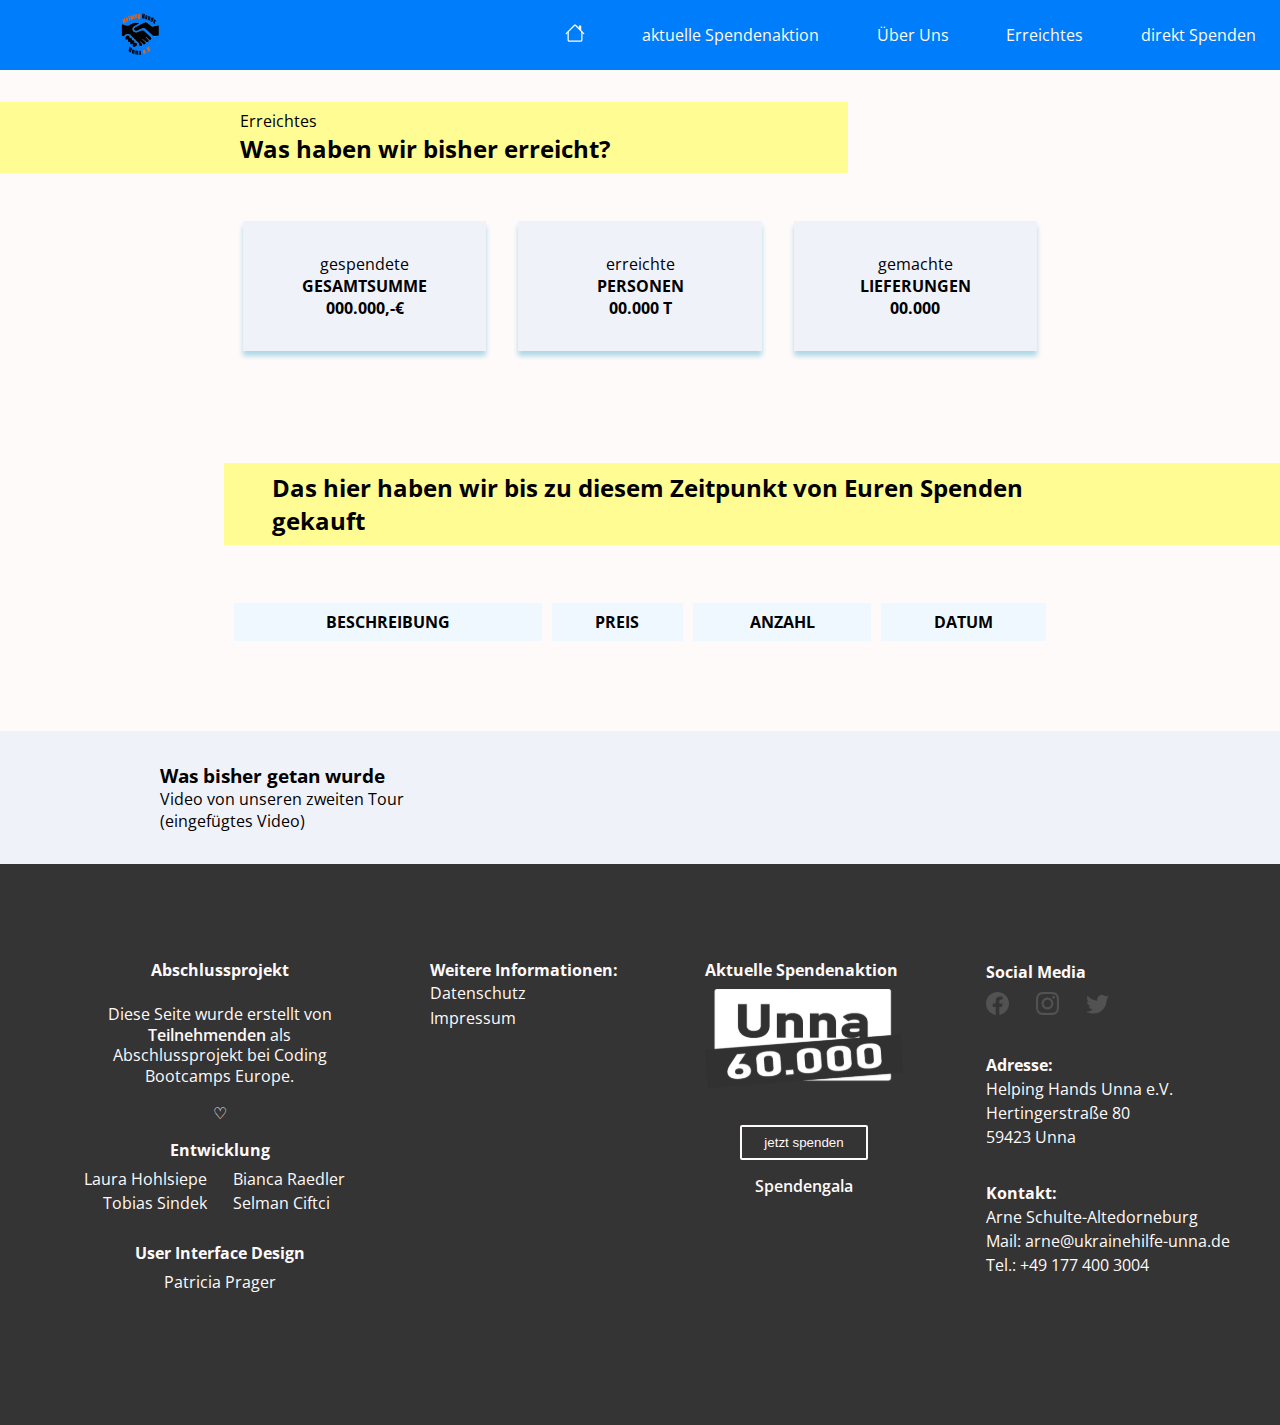
<file: was-bisher-gemacht-wurde/index.html>
<!DOCTYPE html>
<html lang="en">
    <head>
        <meta charset="UTF-8" />
        <meta http-equiv="X-UA-Compatible" content="IE=edge" />
        <meta name="viewport" content="width=device-width, initial-scale=1.0" />
        <meta http-equiv="Content-Security-Policy" content="upgrade-insecure-requests" />
        <link
            href="https://fonts.googleapis.com/css?family=Open+Sans:300,regular,500,600,700,800,300italic,italic,500italic,600italic,700italic,800italic"
            rel="stylesheet"
        />
        <link rel="stylesheet" href="../style.css" />
        <title>Was bisher gemacht wurde</title>
    </head>

    <body>
        <header class="header">
            <nav class="navbar">
                <a href="#" class="nav-branding"
                    ><img
                        class="navigation__logo"
                        src="../img/helping-hands-logo.png"
                        alt="Helping Hands Logo"
                /></a>
                <p class="nav-heading-mobile">Helping Hands Unna e.V.</p>
                <ul class="nav-menu">
                    <li class="nav-item">
                        <a href="../" class="nav-link"
                            ><img
                                src="../img/home-icon.svg"
                                alt="home button"
                                class="nav__home-button"
                        /></a>
                    </li>
                    <li class="nav-item">
                        <a href="../aktuelle-spendenaktion/" class="nav-link"
                            >aktuelle Spendenaktion</a
                        >
                    </li>
                    <li class="nav-item">
                        <a href="../about-us/" class="nav-link">Über Uns</a>
                    </li>
                    <li class="nav-item">
                        <a href="../was-bisher-gemacht-wurde/" class="nav-link">Erreichtes</a>
                    </li>
                    <li class="nav-item">
                        <a href="../spendenseite/" class="nav-link">direkt Spenden</a>
                    </li>
                </ul>
                <div class="hamburger">
                    <span class="bar"></span>
                    <span class="bar"></span>
                    <span class="bar"></span>
                </div>
            </nav>
        </header>
        <main>
            <section class="first-section">
                <div class="first-banner">
                    Erreichtes
                    <h2 class="h2-banner">Was haben wir bisher erreicht?</h2>
                </div>
                <div class="div-flex">
                    <div class="div-summe">
                        <p>gespendete</p>
                        <p><b>GESAMTSUMME</b></p>
                        <p><b>000.000,-€</b></p>
                    </div>
                    <div class="div-personen">
                        <p>erreichte</p>
                        <p><b>PERSONEN</b></p>
                        <p><b>00.000 T</b></p>
                    </div>
                    <div class="div-lieferungen">
                        <p>gemachte</p>
                        <p><b>LIEFERUNGEN</b></p>
                        <p><b>00.000</b></p>
                    </div>
                </div>
            </section>
            <section class="section-tabelle">
                <div class="second-banner">
                    <h2 class="h2-banner">
                        Das hier haben wir bis zu diesem Zeitpunkt von Euren Spenden gekauft
                    </h2>
                </div>
                <div class="tabelle">
                    <table id="tabelle">
                        <tr>
                            <th>BESCHREIBUNG</th>
                            <th>PREIS</th>
                            <th>ANZAHL</th>
                            <th>DATUM</th>
                        </tr>
                        <!---     <tr id="item-row">        
            
              <td id="td-beschreibung"></td>
              <td id="td-preis"></td>
              <td id="td-anzahl"></td>
              <td id="td-datum"></td>
            
    </tr>
  -->
                    </table>
                </div>
            </section>
            <section class="section-video">
                <div class="div-video">
                    <h3>Was bisher getan wurde</h3>
                    <p>Video von unseren zweiten Tour</p>
                    (eingefügtes Video)
                </div>
            </section>

            <footer class="footer">
                <!----------------| address section |---------------->
                <div class="footer-address-wrapper">
                    <!--- social media --->
                    <address class="footer__social-media">
                        <h3 class="footer__heading">Social Media</h3>
                        <ul class="social-media__list">
                            <li>
                                <img
                                    src="../img/facebook-logo.svg"
                                    alt="facebook"
                                    class="social-media__icon"
                                />
                            </li>
                            <li>
                                <img
                                    src="../img/instagram-logo.svg"
                                    alt="instagram"
                                    class="social-media__icon"
                                />
                            </li>
                            <li>
                                <img
                                    src="../img/twitter-logo.svg"
                                    alt="twitter"
                                    class="social-media__icon"
                                />
                            </li>
                        </ul>
                    </address>

                    <!--- organisation address --->
                    <address class="footer__adress">
                        <h3 class="footer__heading">Adresse:</h3>
                        Helping Hands Unna e.V.<br />
                        Hertingerstraße 80<br />
                        59423 Unna<br />
                    </address>

                    <!--- contact data --->
                    <address class="footer__contact">
                        <h3 class="footer__heading">Kontakt:</h3>
                        Arne Schulte-Altedorneburg <br />
                        Mail:
                        <a class="footer__link" href="mailto:arne@ukrainehilfe-unna.de"
                            >arne@ukrainehilfe-unna.de</a
                        ><br />
                        Tel.: <a class="footer__link" href="tel:+491774003004">+49 177 400 3004</a
                        ><br />
                    </address>
                    <hr class="footer__line" />
                </div>

                <!----------------| fundraiser section |---------------->
                <section class="footer__fundraiser">
                    <h3 class="footer__heading">Aktuelle Spendenaktion</h3>
                    <div class="footer__logo-wrapper">
                        <img
                            src="../img/unna-logo-bw.svg"
                            alt=""
                            class="footer__fundraiser-logo"
                            onclick="location.href='../spendenseite/index.html'"
                        />
                        <button
                            class="btn_style--white footer__fundraiser-button"
                            onclick="location.href='#fundraiser'"
                        >
                            jetzt spenden
                        </button>
                        <a href="../index.html/#fundraiser" class="footer__fundraiser-gala"
                            >Spendengala</a
                        >
                    </div>
                    <hr class="footer__line" />
                </section>

                <!----------------| navigation |---------------->
                <nav class="footer__navigation">
                    <h3 class="footer__heading">Weitere Informationen:</h3>
                    <ul class="footer__navigation-list">
                        <li><a href="#" class="footer__navigation-link">Datenschutz</a></li>
                        <li><a href="#" class="footer__navigation-link">Impressum</a></li>
                    </ul>
                    <hr class="footer__line--small" />
                </nav>

                <!----------------| attendee info |---------------->
                <section class="footer__bootcamp">
                    <h3 class="footer__heading">Abschlussprojekt</h3>
                    <p class="footer__attendees-text">
                        Diese Seite wurde erstellt von
                        <span class="footer__attendees--modifier">Teilnehmenden</span> als
                        Abschlussprojekt bei Coding Bootcamps Europe.
                    </p>
                    <p class="footer__heart">&#9825;</p>
                    <h3 class="footer__heading">Entwicklung</h3>
                    <div class="footer__development">
                        <a
                            href="https://www.linkedin.com/in/laura-hohlsiepe-72a00620b/"
                            target="_blank"
                            rel="noopener noreferrer"
                            class="footer__development-link laura footer__devs--left"
                            >Laura Hohlsiepe</a
                        >
                        <a
                            href="https://www.linkedin.com/in/bianca-raedler-12ab0822b/"
                            target="_blank"
                            rel="noopener noreferrer"
                            class="footer__development-link bianca footer__devs--right"
                            >Bianca Raedler</a
                        >
                        <a
                            href="https://www.linkedin.com/in/tobias-sindek/"
                            target="_blank"
                            rel="noopener noreferrer"
                            class="footer__development-link tobias footer__devs--left"
                            >Tobias Sindek</a
                        >
                        <a
                            href="https://github.com/Yokosumi"
                            target="_blank"
                            rel="noopener noreferrer"
                            class="footer__development-link selman footer__devs--right"
                            >Selman Ciftci</a
                        >
                    </div>
                    <h3 class="footer__heading">User Interface Design</h3>
                    <div class="footer__design">
                        <a
                            href="https://www.linkedin.com/in/patricia-p-51713a1aa/"
                            target="_blank"
                            rel="noopener noreferrer"
                            class="footer__development-link"
                            >Patricia Prager</a
                        >
                    </div>
                </section>
            </footer>
        </main>
        <script src="../script.js"></script>
    </body>
</html>
</file>
<file: assets/styles/style.css>
/********************************************************/
/*** general ***/

*,
*::after,
*::before {
    box-sizing: border-box;
    padding: 0;
    margin: 0;
}

html,
body {
    width: 100%;
    background-color: var(--bg-white);
}

body {
    font-family: "Open Sans", sans-serif;
    margin: 0;
}

h1 {
    font-size: 1rem;
}

a > h1 {
    color: white;
    text-decoration: none;
}

button {
    cursor: pointer;
}

/********************************************************/
/*** colors & fontweight***/

:root {
    --c-bg-header: rgba(0, 125, 250, 0.87);

    --c-btn-white: #fffafa;
    --c-btn-blue: #007dfa;
    --c-bg-footer: #343434;
    --c-footer: #ffffff;
    --fw-nav-items: 600;

    --tx-black: #0b0a0b;
    --tx-white: #fffafa;
    --tx-overline: #0b0a0b99;

    --bg-white: #fffafa;
    --bg-blue: rgba(0, 125, 250, 0.06);
    --bg-yellow: rgba(255, 255, 0, 0.17);
    --bg-yellow-secondary: rgba(255, 255, 0, 0.41);
    --bg-black: #343434;
    --bg-nav-blue: rgba(0, 125, 250);
}

/***************** btn style/ link Spendengala **********************/

.btn_style {
    background-color: transparent;
    color: var(--bg-btn);
    border: 2px solid var(--bg-btn);
    border-radius: 2px;
    padding: 0.5rem;
    width: 8rem;
}

.btn_style:hover {
    color: white;
    background-color: #007dfa;
}

.btn_style--white {
    background-color: transparent;
    color: var(--c-btn-white);
    border: 2px solid var(--c-btn-white);
    border-radius: 2px;
    padding: 0.5rem;
    width: 8rem;
}

.btn_style--white:active {
    color: var(--tx-black);
    background-color: var(--c-btn-white);
}

.style_without_push {
    text-decoration: none;
    color: var(--bg-btn);
}

/********************************************************/
/*** header and navigation***/

.header {
    display: flex;
    justify-content: center;
    background-color: var(--bg-nav-blue);
    position: sticky;
    top: 0;
    z-index: 2;
}

.navbar {
    min-height: 4.375rem;
    display: flex;
    justify-content: space-between;
    align-items: center;
    padding: 0 1.5rem 0 7rem;
    max-width: 90rem;
    flex-basis: 100%;
}

.navigation__logo {
    max-height: 3rem;
}

.nav-heading-mobile {
    display: none;
}

.navigation__logo:active,
.navigation__logo:hover {
    transform: scale(1.15);
    transition: 0.1s;
}

.nav-menu {
    padding: 0;
    display: flex;
    justify-content: space-between;
    align-items: center;
    gap: clamp(1rem, 4.5vw, 9rem);
}

.nav-branding {
    display: flex;
    align-items: center;
    font-size: 2rem;
}

.nav-item {
    list-style: none;
}

.nav-link {
    color: var(--tx-white);
    text-decoration: none;
    transition: 0.7s ease;
}

.nav-link:hover,
.nav-link:active {
    text-decoration: underline;
    text-underline-offset: 3px;
}

.nav__home-button:hover,
.nav__home-button:active {
    transform: scale(1.2);
    transition: 0.1s;
}

.hamburger {
    display: none;
    cursor: pointer;
    height: 29px;
}

.bar {
    display: block;
    width: 1.563rem;
    height: 0.188rem;
    margin: 0.313rem auto;
    border-radius: 3px;
    -webkit-transition: all 0.3s ease-in-out;
    transition: all 0.3s ease-in-out;
    background-color: var(--tx-white);
}

/*** media query for header and navigation ***/

@media screen and (max-width: 768px) {
    .header {
        padding-top: 1.4rem;
    }

    .navbar {
        min-height: 70px;
    }

    .nav-heading-mobile {
        display: block;
        font-size: 1.125rem;
        color: var(--tx-white);
        font-weight: 600;
    }

    .nav-branding {
        display: none;
    }

    .navigation__logo {
        display: none;
    }

    .hamburger {
        display: block;
    }

    .hamburger.active .bar:nth-child(2) {
        opacity: 0;
    }

    .hamburger.active .bar:nth-child(1) {
        transform: translateY(8px) rotate(45deg);
    }

    .hamburger.active .bar:nth-child(3) {
        transform: translateY(-8px) rotate(-45deg);
    }

    .nav-menu {
        position: fixed;
        left: -100%;
        top: 4.375rem;
        gap: 0;
        flex-direction: column;
        background-color: var(--bg-nav-blue);
        width: 100%;
        text-align: center;
        transition: 0.3s;
    }

    .nav-item {
        margin: 1rem 0;
    }

    .nav-menu.active {
        left: 0;
    }
}

@media screen and (max-width: 1040px) {
    .navbar {
        padding: 0 1.5rem;
    }
}

/** About Page Styling **/

.au_content {
    margin: 0 auto;
    max-width: 90rem;
    min-height: 80vh;
    padding-right: 1.5rem;
    padding-left: 1.5rem;
}

li {
    list-style: none;
}

.au_white_background {
    background-color: var(--bg-white);
}

.au_blue_background {
    background-color: var(--bg-blue);
}
/** font style **/

.au_content_overline {
    font-size: 1.5rem;
    font-weight: 600;
}

.au_content__header {
    font-weight: 700;
    font-size: 3.4rem;
    margin: 0;
}

.au_who__header {
    margin-bottom: 8.25rem;
}

.au_content__subheader {
    font-weight: 600;
    font-size: 1.5rem;
}

.au_content__para {
    font-weight: 400;
    font-size: 1rem;
    max-width: 24.875rem;
    margin-top: 3.938rem;
}

.au_content__column {
    flex-basis: 100%;
}

.au_who__para {
    margin-top: 1rem;
    margin-bottom: 2.5rem;
    max-width: 24.875rem;
}

.au_who_address {
    margin-top: 2rem;
    max-width: 28.75rem;
}

/** Grid and Flex **/

.au_container {
    display: grid;
    grid-template-columns: 1fr 1fr;
    gap: 2rem;
    padding-top: 3rem;
    padding-bottom: 3rem;
}

.au_article_wrapper {
    width: 100%;
    min-height: 85vh;
}

.au_article_wrapper_secondary {
    padding-top: 6rem;
    padding-bottom: 4rem;
}

.au_text__section {
    display: flex;
    flex-direction: column;
    justify-content: start;
    align-items: start;
    padding-left: 4rem;
    max-width: fit-content;
}

.au_text__section__flexbox {
    display: flex;
    flex-direction: column;
}

.au_img__section {
    display: flex;
    flex-direction: column;
    align-items: center;
}

.au_img__section_small {
    display: grid;
    grid-template-columns: auto auto;
    grid-template-rows: auto auto;
    justify-content: center;
    gap: 3rem;
}
.au_header__wrapper {
    padding-left: 4rem;
    padding-top: 3rem;
}
.au_wrapper {
    display: grid;
    grid-template-columns: auto auto;
    gap: 3rem;
    margin-left: 4rem;
    max-width: 64rem;
}

.au_certificate_header {
    font-size: 2.625rem;
    font-weight: 600;
    padding-bottom: 1rem;
}

.au_certificate_subheading {
    font-size: 1.5rem;
    font-weight: 400;
    max-width: 50rem;
    margin-bottom: 4rem;
}

.au_certificate_content {
    display: grid;
    justify-content: center;
    padding-top: 3rem;
    padding-bottom: 3rem;
}

.au_certificate_link {
    justify-self: end;
    font-size: 1.25rem;
    text-decoration: none;
    color: #007dfac2;
    margin-top: 2rem;
}

.au_padding_bottom {
    padding-bottom: 1.5rem;
}

/** Image Style **/

.au_certificate__img {
    max-width: 30rem;
    max-height: 36rem;
}

.au_certificate__img--gap {
    margin-right: 3.75rem;
}

.au_who_img {
    max-width: 90%;
    justify-self: center;
    align-self: center;
}

.au_what_img {
    justify-self: start;
    padding-top: 3rem;
    max-width: 95%;
}

.au_mobile_img {
    display: none;
}

/** Button Style **/
.button__container {
    position: absolute;
    right: 10rem;
}

.btn_style {
    background-color: transparent;
    color: var(--c-btn);
    border: 2px solid var(--c-btn);
    border-radius: 2px;
    padding: 0.5rem;
    width: 8rem;
    max-height: 2.5rem;
}

.btn_style:hover {
    color: white;
    background-color: #007dfa;
}

/** Media Query **/

@media only screen and (max-width: 768px) {
    .au_container {
        display: flex;
        flex-direction: column;
        align-items: center;
        padding-top: 1rem;
        padding-left: 2.5rem;
    }
    .au_img__section {
        display: none;
    }
    .au_img__section_small {
        display: none;
    }
    .au_mobile_img {
        display: block;
    }
    .au_certificate_content {
        display: flex;
        flex-direction: column;
        align-items: center;
        max-width: 24rem;
        margin: 0 auto;
    }
    .au_certificate__img--gap {
        margin-right: 0;
    }
    .au_certificate_preview {
        display: flex;
        flex-direction: column;
        gap: 1rem;
    }
    .au_content__para {
        font-size: 0.8rem;
    }
    .au_content_overline {
        font-size: 0.75rem;
        font-weight: 600;
        color: #0b0a0b99;
    }
    .au_content__header {
        font-weight: 700;
        font-size: 2rem;
        margin: 0;
    }
    .au_content__subheader {
        font-size: 1rem;
        font-weight: 600;
        margin-top: 2rem;
        margin-left: 1.5rem;
    }
    .au_content__para {
        padding: 0 1.5rem;
        margin-top: 2rem;
    }

    .au_who_address {
        margin-top: 1rem;
        padding-top: 0;
        padding-bottom: 0;
    }
    .au_text__section {
        padding-left: 0;
    }
    .au_header__wrapper {
        padding-top: 3rem;
        padding-left: 0;
    }
    .au_article_wrapper_secondary {
        padding-top: 3rem;
        padding-bottom: 3rem;
    }
    .au_who_img {
        width: 85%;
        max-width: 28.8rem;
    }
    .au_what_img {
        display: none;
    }
    .au_wrapper {
        grid-template-columns: auto;
        margin-left: 0;
        gap: 0;
    }
    .au_padding {
        padding-left: 2.5rem;
        width: max-content;
    }
    .au_certificate_header {
        font-size: 1.25rem;
    }

    .au_certificate_subheading {
        font-size: 0.75rem;
        margin-bottom: 2rem;
    }
}

/** About Page Styling End **/
/*
© 2022 GitHub, Inc.
Terms
Privacy
Security
Status
Docs
Contact GitHub
Pricing
API
Training
Blog
About
*/

/********************************************************/
/****************** -- HOMEPAGE -- **********************/

/*** hero section ***/

.home-page__content-section {
    display: flex;
    justify-content: center;
}

.hero-section {
    height: 90vh;
}

.hero-section__image-mobile {
    max-width: 100%;
}

.hero-section__header {
    max-width: 25rem;
    padding: 1.188rem 2.313rem 1rem 2.313rem;
}

.hero-section__overline {
    font-size: 0.75rem;
    font-weight: 600;
}

.hero-section__heading {
    font-size: 2rem;
    font-weight: 700;
    max-width: 14ch;
    line-height: 2.375rem;
}

.hero-section__small {
    font-size: 0.75rem;
    width: 45ch;
    margin-bottom: 1rem;
    line-height: 1rem;
}

.hero-section__image {
    display: none;
}

.hero-section__campaign {
    display: grid;
    grid-template-rows: repeat(3, auto);
    grid-template-areas: "text" "heading" "button";
    background-color: var(--bg-nav-blue);
    color: var(--tx-white);
    max-width: 25rem;
    padding: 1.563rem 1.625rem 2rem 2.313rem;
    margin-bottom: 2.563rem;
}

.campaign__overline {
    grid-area: text;
    justify-self: start;
    margin: 0;
}

.campaign__heading {
    grid-area: heading;
    justify-self: center;
    font-size: 2.5rem;
    margin: 0;
}

.campaign__button {
    grid-area: button;
    justify-self: end;
    margin-top: 1.5rem;
    font-size: 0.875rem;
}

@media screen and (min-width: 768px) {
    .hero-section__image-mobile {
        display: none;
    }

    .home-page__content-section {
        min-height: calc(100vh - 5rem);
        display: flex;
        justify-content: center;
        margin: 0;
    }

    .hp-bg--yellow {
        background-color: var(--bg-yellow);
    }

    .hero-section {
        max-height: 52.938rem;
        height: inherit;
        padding-top: 2rem;
        padding-left: 2rem;
        display: grid;
        grid-template-columns: 1fr 1fr;
        grid-template-areas:
            "header image"
            "campaign campaign";
        column-gap: 2rem;
        row-gap: 4rem;
        grid-auto-rows: minmax(min-content, max-content);
    }

    .hero-section__header {
        max-width: 31.438rem;
        grid-area: header;
        justify-self: start;
        padding: 0;
    }

    .hero-section__overline {
        display: inline-block;
        font-size: 1.25rem;
        margin: 0;
        line-height: 3rem;
    }

    .hero-section__heading {
        font-size: 3.438rem;
        margin: 0 0 1rem 0;
        line-height: 4.688rem;
        max-width: inherit;
    }

    .hero-section__small {
        font-size: 0.875rem;
    }

    .hero-section__campaign-wrapper {
        grid-area: campaign;
    }

    .hero-section__campaign {
        display: grid;
        grid-template-rows: repeat(3, auto);
        grid-template-areas: "text" "heading" "button";
        background-color: var(--bg-nav-blue);
        max-width: 33.313rem;
        max-height: 16.125rem;
        padding: 2.875rem 3.188rem 3.438rem 3.375rem;
        flex-grow: 1;
    }

    .hero-section__image {
        display: block;
        grid-area: image;
        max-width: 100%;
        max-height: 100%;
        justify-self: center;
    }

    .campaign__overline {
        font-size: 1.25rem;
    }

    .campaign__heading {
        font-size: 2.625rem;
    }

    .campaign__button {
        grid-area: button;
        justify-self: end;
        margin-top: 2.313rem;
        font-size: 1rem;
    }
}

@media screen and (min-width: 1040px) {
    .hero-section {
        padding-top: 4rem;
        padding-left: 7.438rem;
        max-width: 90rem;
        grid-template-areas:
            "header image"
            "campaign image";
        column-gap: 3rem;
        row-gap: 0;
    }

    .hero-section__heading {
        font-size: 3.438rem;
        font-weight: 700;
        margin: 0 0 1rem 0;
        line-height: 4.688rem;
    }

    .hero-section__campaign-wrapper {
        display: flex;
    }

    .hero-section__campaign {
        margin-top: 4.688rem;
        flex-grow: 1;
        max-width: 36rem;
    }
}

/********************************************************/
/*** packages section ***/

.packages-section {
    padding: 3.5rem 2rem 3.75rem 2rem;
    height: fit-content;
}

.packages__heading {
    font-size: 1.5rem;
    font-weight: 600;
    margin-bottom: 0.25rem;
}

.packages__text {
    font-size: 0.75rem;
    margin-bottom: 2.688rem;
}

.packages__image--mobile {
    width: 100%;
    max-width: 24.375rem;
    height: 100%;
}

.packages__image {
    display: none;
}

.hp-bg--blue {
    background-color: var(--bg-blue);
}

@media screen and (min-width: 768px) {
    .packages-section {
        padding: 3.5rem 7.813rem 3.75rem 7.438rem;
        width: auto;
    }

    .packages__heading {
        font-size: 2.625rem;
    }

    .packages__text {
        font-size: 1.5rem;
    }

    .packages__image--mobile {
        display: none;
    }

    .packages__image {
        display: block;
        width: 100%;
        max-width: 68.625rem;
        height: 100%;
    }
}

/********************************************************/
/*** gala section ***/

.gala-section {
    padding-top: 2.813rem;
    background-color: var(--bg-yellow);
}

.gala-text__overline {
    margin-left: 2.313rem;
    font-size: 0.75rem;
    font-weight: 600;
    text-transform: uppercase;
    letter-spacing: 0.04em;
}

.gala-text__heading {
    font-weight: 700;
    font-size: 2rem;
    text-transform: uppercase;
    margin-left: 2.313rem;
    margin-bottom: 0.563rem;
}

.gala-text__dates-container {
    background-color: var(--bg-black);
    padding-left: 2.688rem;
    max-height: 3.188rem;
    max-width: 19.938rem;
    margin-bottom: 1.875rem;
}

.gala-text__dates {
    font-size: 0.875rem;
    color: white;
    display: inline-block;
    padding: 0.813rem 0.5rem 0.813rem 0;
}

.gala-text--bold {
    font-weight: 600;
}

.gala-image-mobile {
    max-width: 100%;
}

.gala-text__location {
    font-size: 1.125rem;
    margin-top: 2.438rem;
    margin-left: 2.313rem;
    line-height: 1.2rem;
}

.gala-text__location-details {
    font-size: 0.75rem;
    color: #2f2b2f99;
    margin-left: 2.313rem;
    margin-bottom: 1.875rem;
}

.gala-text__description.wide {
    font-size: 0.875rem;
    margin-top: 1rem;
    margin-left: 4rem;
    max-width: 16.438rem;
}

.gala-text__description.wide {
    font-size: 1rem;
    max-width: unset;
}

.gala-image-one {
    display: none;
    border: 0.5rem solid var(--bg-white);
    padding-right: 2rem;
}

@media screen and (min-width: 768px) {
    .gala-section {
        display: grid;
        grid-template-columns: 1fr 1fr;
        min-height: 85vh;
        background-color: transparent;
        margin-top: 2rem;
        padding-top: 4.813rem;
        gap: 2rem;
    }

    .gala-text {
        max-width: 38.813rem;
        margin-top: 3rem;
    }

    .gala-text__overline {
        font-weight: 600;
        font-size: 1.125rem;
        letter-spacing: 0.04em;
        margin-left: 2rem;
        padding-left: 0.5rem;
    }

    .gala-text__heading {
        font-weight: 700;
        font-size: 3.438rem;
        text-transform: uppercase;
        margin-left: 2rem;
        margin-bottom: 1rem;
        line-height: 3.5rem;
    }

    .gala-text__dates-container {
        background-color: var(--tx-black);
        padding-left: 2rem;
        max-height: 3.188rem;
        max-width: 37.5rem;
        min-width: 29rem;
    }

    .gala-text__dates {
        font-size: 1.25rem;
        color: var(--tx-white);
        display: inline-block;
        padding: 0.75rem 2.125rem 0.75rem 0;
    }

    .gala-text--bold {
        font-weight: 600;
    }

    .gala-image-mobile {
        display: none;
    }

    .gala-text__location {
        font-size: 1.5rem;
        margin-top: 2.5rem;
        margin-left: 2rem;
    }

    .gala-text__location-details {
        font-size: 0.875rem;
        color: #2f2b2f99;
        margin-left: 2rem;
        margin-bottom: 1.875rem;
    }

    .gala-text__description {
        margin-top: 1.875rem;
        margin-left: 2rem;
    }

    .gala-image-one {
        display: block;
        justify-self: center;
        align-self: center;
        max-width: 100%;
    }
}

@media screen and (min-width: 1040px) {
    .gala-section {
        gap: 3rem;
    }

    .gala-text__overline {
        margin-left: 7.188rem;
    }

    .gala-text__heading {
        margin-left: 7.188rem;
    }

    .gala-text__dates-container {
        padding-left: 7.188rem;
        min-width: 33.438rem;
    }

    .gala-text__location {
        margin-left: 7.188rem;
    }

    .gala-text__location-details {
        margin-left: 7.188rem;
    }

    .gala-text__description {
        margin-left: 7.188rem;
    }
}

/******************************************************************/
/****************** -- Current Fundraiser -- **********************/

.cf-content-wrapper {
    display: flex;
    justify-content: center;
    padding: 0 2.25rem;
}

.cf-bg-blue {
    background-color: var(--bg-blue);
}

.cf-temp-button {
    background-color: transparent;
    color: var(--c-btn-blue);
    border: 2px solid var(--c-btn-blue);
    border-radius: 2px;
    padding: 0.5rem;
    width: 8rem;
}

.cf-temp-button:hover {
    color: white;
    background-color: #007dfa;
}

.style_without_push {
    text-decoration: none;
    color: var(--bg-btn);
}

/*** hero section ***/

.cf-hero-section {
    max-width: 25.75rem;
}

.cf-hero__overline {
    font-size: 0.75rem;
    font-weight: 600;
    margin: 1.125rem 0;
}

.cf-hero__logo {
    max-width: 95%;
    margin-bottom: 3rem;
}

.cf-hero__heading {
    font-size: 1rem;
    font-weight: 600;
    margin-left: 1.5rem;
}

.cf-hero__text {
    font-size: 0.875rem;
    line-height: 1.313rem;
    margin-top: 0.5rem;
    margin-left: 1.5rem;
}

.cf-hero__button {
    margin-top: 2rem;
    margin-left: 1.5rem;
}

.cf-hero__gala-link {
    display: block;
    margin-left: 2.45rem;
    text-decoration: none;
    color: var(--c-btn-blue);
    margin-top: 1.5rem;
    margin-bottom: 3.5rem;
}

.cf-hero__image {
    display: none;
}

@media screen and (min-width: 768px) {
    .cf-hero-section {
        display: grid;
        grid-template-columns: 1fr 1fr;
        grid-template-areas: "text image";
        gap: 2rem;
        max-width: 90rem;
        margin: 1rem 1rem 1rem 1rem;
    }

    .cf-hero__text-section {
        grid-area: text;
    }

    .cf-hero__overline {
        font-size: 1.5rem;
        margin-bottom: 1.5rem;
    }

    .cf-hero__logo {
        margin-bottom: 2rem;
    }

    .cf-hero__heading {
        font-size: 1.5rem;
        font-weight: 600;
    }

    .cf-hero__text {
        font-size: 1rem;
        line-height: 1.5rem;
        max-width: 35ch;
    }

    .cf-hero__button {
        margin-top: 3rem;
    }

    .cf-hero__image {
        display: block;
        grid-area: image;
        align-self: center;
        justify-self: start;
        width: 100%;
        max-height: 40rem;
    }
}

@media screen and (min-width: 1040px) {
    .cf-hero-section {
        gap: 4rem;
        margin: 5rem 7rem 12.938rem 12.063rem;
    }

    .cf-hero__logo {
        margin-bottom: 4rem;
    }

    .cf-hero__button {
        margin-top: 5rem;
    }
}
/*** ticker section ***/

.cf-ticker-section {
    max-width: 25.75rem;
    padding-bottom: 5.125rem;
}

.cf-ticker-section__heading {
    font-size: 1.25rem;
    font-weight: 700;
    margin-top: 2.688rem;
    margin-bottom: 1.5rem;
}

.cf-ticker {
    display: flex;
    flex-direction: column;
    justify-content: space-between;
    align-items: center;
    background-color: var(--bg-white);
    border: 0.156rem solid var(--tx-black);
    padding: 1.25rem 0 1.75rem 0;
}

.cf-ticker__heading {
    font-size: 1.25rem;
    text-transform: uppercase;
    padding-bottom: 1.25rem;
}

.cf-ticker__sub-heading {
    font-size: 0.75rem;
}

.cf-ticker__current-sum {
    font-size: 2rem;
    font-weight: 600;
}

.cf-ticker__status-bar {
    width: 85%;
    min-height: 1.75rem;
    border: 0.125rem solid var(--tx-black);
    margin-top: 0.8rem;
    background: linear-gradient(
        90deg,
        var(--tx-black) var(--ticker-counter),
        var(--bg-white) var(--ticker-counter)
    );
}

.cf-ticker__goal-sum {
    font-size: 2.625rem;
}

@media screen and (min-width: 768px) {
    .cf-ticker-section {
        max-width: 90rem;
    }

    .cf-ticker-section__heading {
        font-size: 3.438rem;
        margin-top: 4.5rem;
        margin-bottom: 4.5rem;
    }

    .cf-ticker {
        margin-bottom: 4rem;
    }

    .cf-ticker__heading {
        font-size: 2.625rem;
        padding-bottom: 2rem;
    }

    .cf-ticker__sub-heading {
        font-size: 1rem;
    }

    .cf-ticker__current-sum {
        font-size: 3.75rem;
        margin-bottom: 1.2rem;
    }

    .cf-ticker__status-bar {
        min-height: 3.313rem;
    }

    .cf-ticker__goal-sum {
        font-size: 6.25rem;
    }
}

/*** partner section ***/
.cf-partner-section {
    max-width: 25.75rem;
    padding-bottom: 5.125rem;
}

.cf-partner__heading {
    font-size: 1.25rem;
    margin-top: 3.5rem;
    margin-bottom: 1.688rem;
    font-weight: 700;
}

.cf-partner-wrapper {
    display: grid;
    grid-template-columns: repeat(2, 1fr);
    grid-template-rows: auto auto;
    column-gap: 0.5rem;
    row-gap: 1rem;
    padding: 0 1rem;
    align-items: end;
}

.cf-partner {
    width: 100%;
    padding: 1rem;
}

.cf-partner__logo {
    width: 100%;
}

.cf-partner__name {
    font-size: 1rem;
    text-align: center;
    margin-top: 1rem;
    margin-bottom: 1rem;
}

.cf-partner__link {
    display: block;
    text-align: center;
}

@media screen and (min-width: 768px) {
    .cf-partner-section {
        max-width: 90rem;
    }

    .cf-partner__heading {
        font-size: 3.438rem;
        margin-top: 8.75rem;
        margin-bottom: 3.5rem;
    }

    .cf-partner-wrapper {
        grid-template-columns: repeat(4, 1fr);
        column-gap: 1.25rem;
        row-gap: 2rem;
        padding: 0 3rem;
        margin-bottom: 2rem;
    }

    .cf-partner__name {
        font-size: 1.5rem;
        margin-top: 1.5rem;
    }
}

/***************** btn style/ link Spendengala **********************/

.btn_style {
    background-color: transparent;
    color: var(--c-btn-blue);
    border: 2px solid var(--c-btn-blue);
    border-radius: 2px;
    padding: 0.5rem;
    width: 8rem;
}

.btn_style:hover {
    color: var();
    background-color: var(--c-btn-blue);
}

/************************** direkt spenden seite  ***/

.main_size {
    max-width: 90rem;
}

.direktspenden_h1 {
    font-style: normal;
    font-weight: 700;
    font-size: 3.5rem;
    line-height: 4rem;
    padding-left: 10rem;
    color: var(--c-text);
    margin-top: 5rem;
}

.infobox_container {
    display: flex;
    flex-direction: column;
    justify-content: center;
}

.text_h2 {
    font-style: normal;
    font-weight: 600;
    font-size: 2rem;
    line-height: 4rem;
    color: var(--c-text);
}

.text_headline {
    margin-left: 3rem;
}
.text_information {
    font-weight: 400;
    font-size: 1.25rem;
    line-height: 1.55rem;
    color: var(--c-text);
    margin-left: 2rem;
    padding: 2rem;
}

.btn_style {
    margin-bottom: 2rem;
    margin-left: 3rem;
    margin-top: 1rem;
}

.grid_container {
    display: grid;
    grid-template-columns: 1fr 1fr;
    grid-auto-rows: minmax(100px, auto);
    gap: 2rem;
    padding: 3rem 10rem 3rem;
}

.img_paypal {
    max-width: 10rem;
    max-width: 13rem;
    margin-bottom: 2rem;
    padding-left: 2rem;
}

.bank_contact {
    display: flex;
    flex-direction: column;
    align-items: space-between;
    margin-left: 3rem;
}

.bank_paypal {
    display: flex;
    flex-direction: column;
    align-items: space-between;
    margin-left: 3rem;
}

.text_right {
    margin-left: 1.5rem;
}

.bank_bg {
    display: flex;
    justify-content: space-between;
    background-color: var(--bg-blue);
    max-height: 60rem;
    max-width: 35rem;
}

.link_donate {
    display: inline-block;
    padding: 1rem 2rem;
    color: inherit;
    text-decoration: none;
    border: 4px solid var(--bg-nav-blue);
    margin-bottom: 2rem;
}

.btn_social_container {
    margin-left: 3rem;
    padding-right: 0.25rem;
    padding-bottom: 3rem;
}

.img_btn {
    width: 2.5rem;
    height: 2.5rem;
    margin-right: 1.25rem;
}

.contact_bg {
    background-color: var(--bg-blue);
    max-height: 38rem;
    max-width: 35rem;
    margin-top: 3rem;
    margin-bottom: 5rem;
}

.box_logo_unna60 {
    display: flex;
    justify-content: center;
    align-items: center;
}
.unna60 {
    max-width: 32rem;
    max-height: 15rem;
    padding: 2rem;
}

.maus-unna60 {
    cursor: pointer;
}

@media screen and (max-width: 768px) {
    .grid_container {
        display: grid;
        grid-template-columns: 1fr;
        justify-self: center;
    }

    .direktspenden_h1 {
        font-style: normal;
        font-weight: 700;
        font-size: 2.75rem;
        line-height: 4rem;
        color: var(--c-text);
    }
    .bank_bg {
        margin-top: 3rem;
    }
}

/********************************************************/
/*** erreichtes ***/
.avd-overline {
    font-size: 1rem;
    color: var(--tx-overline);
}

.avd__header-primary {
    font-size: 2.5rem;
    margin: 0;
}

.avd__header-secondary {
    font-size: 2rem;
    font-weight: 600;
    _padding: 1rem 0;
}

.first-section {
    padding-bottom: 2rem;
}

.first-banner {
    background-color: var(--bg-yellow-secondary);
    padding: 1rem 4rem 1rem 8.875rem;
    margin-top: 2.5rem;
    width: 80%;
}

.div-flex {
    display: flex;
    flex-direction: row;
    margin: 3rem;
    justify-content: center;
    text-align: center;
}

.div-summe {
    margin: 1rem;
    background-color: var(--bg-blue);
    padding: 2rem 3rem;
    box-shadow: 0px 5px 5px lightblue;
}

.avd-donated__sum-text--big {
    font-size: 1.5rem;
    font-weight: 700;
}

.avd-donated__sum {
    margin-top: 1rem;
    font-size: 2.5rem;
    font-weight: 700;
}

.div-personen {
    margin: 1rem;
    background-color: var(--bg-blue);
    width: 20%;
    padding: 2rem;
    box-shadow: 0px 5px 5px lightblue;
}

.div-lieferungen {
    margin: 1rem;
    background-color: var(--bg-blue);
    width: 20%;
    padding: 2rem;
    box-shadow: 0px 5px 5px lightblue;
}

/************************************/

.products {
    margin-bottom: 3rem;
}

.second-banner {
    background-color: var(--bg-yellow-secondary);
    width: 80%;
    padding: 1rem 12rem 1rem 3rem;
    margin-left: auto;
    margin-bottom: 3rem;
    margin-top: 2rem;
}

.products__list {
    width: min(900px, 100%);
    margin: 0 auto;
    display: flex;
    flex-direction: column;
    gap: 0.5rem;
}

.product-toggle {
    all: unset;
}

.product-description {
    border: 2px solid var(--bg-nav-blue);
    border-radius: 0.25rem;
    padding: 1.25rem 2rem;
    display: block;
    position: relative;
    overflow: hidden;
    margin: 0 1rem 2rem 1rem;
}

.product-description::after {
    content: ">";
    position: absolute;
    font-size: 1.5rem;
    right: 0.5rem;
    top: 1.5rem;
    transform: rotate(90deg);
    transition: 0.2s;
}

.product-description > header {
    display: flex;
    align-items: center;
    gap: 2rem;
}

.product-description h3 {
    font-weight: 400;
}

.product-toggle:checked + .product-description {
    background-color: var(--bg-nav-blue);
    color: white;
}

.product-toggle:checked + .product-description::after {
    transform: rotate(-90deg);
    transition: 0.2s;
}

.product-description > header > small {
    font-size: 0.65rem;
    font-weight: 900;
    background-color: var(--bg-nav-blue);
    padding: 0.5rem;
    border-radius: 0.25rem;
    color: white;
}

.product-details {
    transform: translateY(-500%);
    font-size: 0;
    transition: 0.2s;
    height: 0;
    opacity: 0;
}

.product-details img {
    width: 100%;
}

.product-toggle:checked + .product-description > .product-details {
    transform: translateY(0);
    font-size: 1rem;
    transition: 0.2s;
    padding: 1rem;
    line-height: 2;
    height: auto;
    opacity: 1;
}

table {
    border-spacing: 10px;
    table-layout: auto;
    text-align: center;
    width: 100%;
}

th {
    background-color: aliceblue;
    padding: 0.5rem;
}

td {
    background-color: aliceblue;
    border-collapse: collapse;
    width: 25%;
    padding: 1rem 2.5rem 1rem 2rem;
}

tr {
    padding: 10rem;
    width: 100%;
}

.tabelle {
    margin: 3rem 14rem 3rem 14rem;
}

/*******************************************/

.section-video {
    background-color: rgba(0, 125, 250, 0.06);
    margin-top: 5rem;
    padding: 2rem 5rem 2rem 10rem;
}

/********************************************/

@media screen and (max-width: 768px) {
    .first-banner {
        width: 100%;
        padding: 1rem 2rem 1rem 2rem;
        margin-top: 0;
    }

    .avd-overline {
        font-size: 0.75rem;
    }

    .avd__header-primary {
        font-size: 2rem;
    }

    .second-banner {
        width: 100%;
        padding: 1rem 2rem 1rem 2rem;
        margin-top: 0;
    }

    .avd__header-secondary {
        font-size: 1.25rem;
    }
}

.event {
    width: min(700px, 100%);
    margin: auto;
    padding: 1rem;
}

.event-header {
    color: var(--c-btn-blue);
    text-transform: uppercase;
    letter-spacing: 0.25rem;
    font-size: 3rem;
}

.event-sub-header {
    text-transform: uppercase;
    margin-block: 4rem 1rem;
    font-size: 2.5rem;
}

.event-paragraph {
    margin-block: 1rem;
    line-height: 1.8;
    font-size: 1.25rem;
}

.goods > details {
    margin-block: 1rem;
}

.goods summary {
    font-weight: 800;
    font-size: 1.5rem;
}

.goods ul {
    padding-left: 2rem;
    line-height: 1.6;
}

.goods ul li {
    list-style-type: disc;
}

/********************************************************/
/*** footer ***/

.footer {
    display: grid;
    grid-template-rows: repeat(4, auto);
    grid-template-areas:
        "address"
        "fundraiser"
        "navigation"
        "bootcamp";
    font-size: 0.875rem;
    line-height: 1.3rem;
    color: var(--tx-white);
    background-color: var(--c-bg-footer);
    padding-bottom: 7.625rem;
}

.footer__heading {
    font-weight: 700;
    font-size: inherit;
}

.footer__line {
    width: 80%;
    max-width: 20rem;
}

.footer__line--small {
    width: 80%;
    max-width: 2.438rem;
}
/*** address details ***/

.footer-address-wrapper {
    display: flex;
    flex-direction: column;
    align-items: center;
    grid-area: address;
    justify-self: center;
    align-self: center;
    width: 100%;
    margin-top: 3.5rem;
}

.footer-address-wrapper > address {
    font-style: normal;
}

.footer__social-media {
    text-align: center;
}

.social-media__list {
    display: flex;
    justify-content: center;
    list-style: none;
    padding: 0;
    margin: 0.8rem 0 1.5rem 0;
    gap: 1.688rem;
}

.social-media__icon:hover,
.social-media__icon:active {
    transform: scale(1.2);
    transition: 0.1s ease-in-out;
}

.footer__adress {
    text-align: center;
    margin-bottom: 1.5rem;
}

.footer__contact {
    text-align: center;
    margin-bottom: 3.25rem;
}

.footer__link {
    color: var(--tx-white);
    text-decoration: none;
}

/*** fundraiser ***/

.footer__fundraiser {
    display: flex;
    flex-direction: column;
    align-items: center;
    grid-area: fundraiser;
    justify-self: center;
    align-self: center;
    width: 100%;
    margin-top: 1.813rem;
}

.footer__logo-wrapper {
    display: flex;
    flex-direction: column;
    justify-content: space-between;
    align-items: center;
}

.footer__fundraiser-logo {
    margin-top: 0.5rem;
    margin-bottom: 2.313rem;
    max-width: 100%;
}

.footer__fundraiser-button {
    margin-bottom: 1rem;
}

.footer__fundraiser-gala {
    font-size: 1rem;
    text-decoration: none;
    color: var(--tx-white);
    font-weight: 600;
    margin-bottom: 1.438rem;
}

/*** navigation ***/

.footer__navigation {
    display: flex;
    flex-direction: column;
    align-items: center;
    grid-area: navigation;
    justify-self: center;
    align-self: center;
    width: 100%;
    margin-top: 2.813rem;
}

.footer__navigation-list {
    display: flex;
    flex-direction: column;
    justify-content: space-between;
    align-items: center;
    list-style: none;
    margin-top: 0.5rem;
    margin-bottom: 3rem;
}

.footer__navigation-link {
    text-decoration: none;
    color: var(--tx-white);
}

.footer__navigation-link:hover,
.footer__navigation-link:active {
    transform: scale(1.2);
    transition: 0.1s ease-in-out;
}

/*** bootcamp ***/

.footer__bootcamp {
    display: flex;
    justify-content: space-between;
    flex-direction: column;
    align-items: center;
    grid-area: bootcamp;
    justify-self: center;
    align-self: center;
    width: 100%;
    margin-top: 2.875rem;
}

.footer__attendees-text {
    max-width: 16.875rem;
    text-align: center;
    margin-top: 1.438rem;
}

.footer__attendees--modifier {
    font-weight: 600;
}

.footer__heart {
    margin: 1rem 0;
}

.footer__development {
    display: grid;
    grid-template-columns: 1fr 1fr;
    grid-template-rows: auto auto;
    column-gap: 1.625rem;
    row-gap: 0.2rem;
    margin-top: 0.5rem;
    margin-bottom: 1.875rem;
}

.footer__devs--left {
    justify-self: end;
}

.footer__devs--right {
    justify-self: start;
}

.footer__development-link {
    text-decoration: none;
    color: var(--tx-white);
}

.footer__design {
    margin-top: 0.5rem;
}

@media screen and (min-width: 768px) {
    .footer {
        display: grid;
        grid-template-columns: 29% 21% 25% 25%;
        grid-template-areas: "bootcamp navigation fundraiser address";
        justify-items: center;
        align-items: center;
        padding: 6rem 3rem 6rem 3rem;
        font-size: 1rem;
        column-gap: 0.5rem;
    }

    .footer__line {
        display: none;
    }

    .footer__line--small {
        display: none;
    }

    .footer__attendees {
        width: 20ch;
        margin-top: 0.8rem;
    }

    .footer__navigation {
        display: block;
        grid-area: navigation;
        justify-self: center;
        align-self: start;
        margin: 0;
        width: auto;
    }

    .footer__navigation-list {
        display: block;
        list-style: none;
        margin: 0;
        padding: 0;
        line-height: 1.563rem;
    }

    .footer__fundraiser {
        align-self: start;
        align-items: flex-start;
        margin: 0;
        width: auto;
    }

    .footer__logo-wrapper {
        display: flex;
        flex-direction: column;
        justify-content: space-between;
        align-items: center;
        max-height: 18.75rem;
        max-width: fit-content;
    }

    .footer-address-wrapper {
        grid-area: address;
        justify-self: center;
        align-self: center;
        display: block;
        font-style: normal;
        margin: 0;
        line-height: 1.5rem;
        width: auto;
    }

    .footer-address-wrapper > address {
        font-style: normal;
    }

    .footer__social-media {
        text-align: left;
    }

    .social-media__list {
        list-style: none;
        display: flex;
        justify-content: flex-start;
        padding: 0;
        margin: 0.5rem 0;
        gap: 1.688rem;
    }

    .social-media__list > * :hover {
        transform: scale(1.3);
        transition: 0.1s;
    }

    .footer__adress {
        text-align: left;
        margin-top: 2rem;
    }

    .footer__contact {
        text-align: left;
        margin-top: 2rem;
    }

    .footer__link {
        color: var(--tx-white);
        text-decoration: none;
    }

    .footer__link:hover {
        text-decoration: underline;
    }

    .footer__bootcamp {
        grid-area: bootcamp;
        justify-self: center;
        align-self: start;
        margin-top: 0;
        width: auto;
        font-size: 0.875rem;
    }

    .footer__bootcamp > .footer__heading:first-child {
        font-size: 1rem;
    }
}

@media screen and (min-width: 1040px) {
    .footer__bootcamp {
        font-size: 1rem;
    }
}
</file>
<file: style.css>
/********************************************************/
/*** general ***/

*,
*::after,
*::before {
  box-sizing: border-box;
  padding: 0;
  margin: 0;
}

html,
body {
  width: 100%;
  background-color: var(--bg-white);
}

body {
  font-family: "Open Sans", sans-serif;
  margin: 0;
}

/********************************************************/
/*** colors & fontweight***/

:root {
  --c-bg-header: rgba(0, 125, 250, 0.87);

  --c-btn-white: #fffafa;
  --c-btn-blue: #007dfa;
  --c-bg-footer: #343434;
  --c-footer: #ffffff;
  --fw-nav-items: 600;

  --tx-black: #0b0a0b;
  --tx-white: #fffafa;

  --bg-white: #fffafa;
  --bg-blue: rgba(0, 125, 250, 0.06);
  --bg-yellow: rgba(255, 255, 0, 0.17);
  --bg-yellow-secondary: rgba(255, 255, 0, 0.41);
  --bg-black: #343434;
  --bg-nav-blue: rgba(0, 125, 250);
}

/***************** btn style/ link Spendengala **********************/

.btn_style {
  background-color: transparent;
  color: var(--bg-btn);
  border: 2px solid var(--bg-btn);
  border-radius: 2px;
  padding: 0.5rem;
  width: 8rem;
}

.btn_style:hover {
  color: white;
  background-color: #007dfa;
}

.btn_style--white {
  background-color: transparent;
  color: var(--c-btn-white);
  border: 2px solid var(--c-btn-white);
  border-radius: 2px;
  padding: 0.5rem;
  width: 8rem;
}

.btn_style--white:active {
  color: var(--tx-black);
  background-color: var(--c-btn-white);
}

.style_without_push {
  text-decoration: none;
  color: var(--bg-btn);
}

/********************************************************/
/*** header and navigation***/

.header {
  display: flex;
  justify-content: center;
  background-color: var(--bg-nav-blue);
  position: sticky;
  top: 0;
  z-index: 2;
}

.navbar {
  min-height: 4.375rem;
  display: flex;
  justify-content: space-between;
  align-items: center;
  padding: 0 1.5rem 0 7rem;
  max-width: 90rem;
  flex-basis: 100%;
}

.navigation__logo {
  max-height: 3rem;
}

.nav-heading-mobile {
  display: none;
}

.navigation__logo:active,
.navigation__logo:hover {
  transform: scale(1.15);
  transition: 0.1s;
}

.nav-menu {
  padding: 0;
  display: flex;
  justify-content: space-between;
  align-items: center;
  gap: clamp(1rem, 4.5vw, 9rem);
}

.nav-branding {
  display: flex;
  align-items: center;
  font-size: 2rem;
}

.nav-item {
  list-style: none;
}

.nav-link {
  color: var(--tx-white);
  text-decoration: none;
  transition: 0.7s ease;
}

.nav-link:hover,
.nav-link:active {
  text-decoration: underline;
  text-underline-offset: 3px;
}

.nav__home-button:hover,
.nav__home-button:active {
  transform: scale(1.2);
  transition: 0.1s;
}

.hamburger {
  display: none;
  cursor: pointer;
  height: 29px;
}

.bar {
  display: block;
  width: 1.563rem;
  height: 0.188rem;
  margin: 0.313rem auto;
  border-radius: 3px;
  -webkit-transition: all 0.3s ease-in-out;
  transition: all 0.3s ease-in-out;
  background-color: var(--tx-white);
}

/*** media query for header and navigation ***/

@media screen and (max-width: 768px) {
  .header {
    padding-top: 1.4rem;
  }

  .navbar {
    min-height: 70px;
  }

  .nav-heading-mobile {
    display: block;
    font-size: 1.125rem;
    color: var(--tx-white);
    font-weight: 600;
  }

  .nav-branding {
    display: none;
  }

  .navigation__logo {
    display: none;
  }

  .hamburger {
    display: block;
  }

  .hamburger.active .bar:nth-child(2) {
    opacity: 0;
  }

  .hamburger.active .bar:nth-child(1) {
    transform: translateY(8px) rotate(45deg);
  }

  .hamburger.active .bar:nth-child(3) {
    transform: translateY(-8px) rotate(-45deg);
  }

  .nav-menu {
    position: fixed;
    left: -100%;
    top: 4.375rem;
    gap: 0;
    flex-direction: column;
    background-color: var(--bg-nav-blue);
    width: 100%;
    text-align: center;
    transition: 0.3s;
  }

  .nav-item {
    margin: 1rem 0;
  }

  .nav-menu.active {
    left: 0;
  }
}

@media screen and (max-width: 1040px) {
  .navbar {
    padding: 0 1.5rem;
  }
}

/** About Page Styling **/

.au_content {
  margin: 0 auto;
  max-width: 90rem;
  padding-right: 1.5rem;
  padding-left: 1.5rem;
}

li {
  list-style: none;
}

.au_white_background {
  background-color: var(--bg-white);
}

.au_blue_background {
  background-color: var(--bg-blue);
}
/** font style **/

.au_content__header {
  font-weight: 700;
  font-size: 3.4rem;
  margin: 0;
}

.au_content__subheader {
  font-weight: 600;
  font-size: 1.5rem;
}

.au_content__para {
  font-weight: 400;
  font-size: 1rem;
  padding-top: 3rem;
  flex: 1;
}

/** Grid and Flex **/

.au_container {
  display: grid;
  grid-template-columns: 1fr 1fr;
  padding-top: 3rem;
  padding-bottom: 3rem;
}

.au_article_wrapper {
  width: 100%;
}

.au_text__section {
  display: flex;
  flex-direction: column;
  justify-content: start;
  align-items: start;
  padding-left: 4rem;
  max-width: fit-content;
}

.au_text__section__flexbox {
  display: flex;
  flex-direction: column;
}

.au_img__section {
  display: flex;
  flex-direction: column;
  align-items: center;
}

.au_img__section_small {
  display: grid;
  grid-template-columns: auto auto;
  grid-template-rows: auto auto;
  justify-content: center;
  gap: 2rem;
}
.au_header__wrapper {
  padding-left: 4rem;
  padding-top: 3rem;
}
.au_wrapper {
  margin: 0 auto;
  display: flex;
  justify-content: center;
  padding: 3rem;
}

.au_certificate_content {
  display: grid;
  justify-content: center;
  padding-top: 3rem;
  padding-bottom: 3rem;
}

.au_padding_bottom {
  padding-bottom: 1.5rem;
}

/** Image Style **/

.au_certificate__img {
  max-width: 30rem;
  max-height: 36rem;
}

.au_mobile_img {
  display: none;
}

/** Button Style **/
.button__container {
  position: absolute;
  right: 10rem;
}

.btn_style {
  background-color: transparent;
  color: var(--c-btn);
  border: 2px solid var(--c-btn);
  border-radius: 2px;
  padding: 0.5rem;
  width: 8rem;
  max-height: 2.5rem;
}

.btn_style:hover {
  color: white;
  background-color: #007dfa;
}

/** Media Query **/

@media only screen and (max-width: 768px) {
  .au_container {
    display: flex;
    flex-direction: column;
    align-items: center;
  }
  .au_img__section {
    display: none;
  }
  .au_img__section_small {
    display: none;
  }
  .au_mobile_img {
    display: block;
  }
  .au_certificate_content {
    display: flex;
    flex-direction: column;
    align-items: center;
  }
  .au_certificate_preview {
    display: flex;
    flex-direction: column;
    gap: 1rem;
  }
  .au_content__para {
    font-size: 0.8rem;
  }
  .au_content__header {
    font-weight: 700;
    font-size: 2.5rem;
    margin: 0;
  }
  .au_content__subheader {
    font-size: 1rem;
  }
  .au_content__para {
    padding: 1.5rem;
  }
  .au_text__section {
    padding-left: 0;
  }
  .au_header__wrapper {
    padding-top: 3rem;
    padding-left: 0;
  }
}

/** About Page Styling End **/
/*
© 2022 GitHub, Inc.
Terms
Privacy
Security
Status
Docs
Contact GitHub
Pricing
API
Training
Blog
About
*/

/********************************************************/
/****************** -- HOMEPAGE -- **********************/

/*** hero section ***/

.home-page__content-section {
  display: flex;
  justify-content: center;
}

.hero-section {
  height: 90vh;
}

.hero-section__image-mobile {
  max-width: 100%;
}

.hero-section__header {
  max-width: 25rem;
  padding: 1.188rem 2.313rem 1rem 2.313rem;
}

.hero-section__overline {
  font-size: 0.75rem;
  font-weight: 600;
}

.hero-section__heading {
  font-size: 2rem;
  font-weight: 700;
  max-width: 14ch;
  line-height: 2.375rem;
}

.hero-section__small {
  font-size: 0.75rem;
  width: 45ch;
  margin-bottom: 1rem;
  line-height: 1rem;
}

.hero-section__image {
  display: none;
}

.hero-section__campaign {
  display: grid;
  grid-template-rows: repeat(3, auto);
  grid-template-areas: "text" "heading" "button";
  background-color: var(--bg-nav-blue);
  color: var(--tx-white);
  max-width: 25rem;
  padding: 1.563rem 1.625rem 2rem 2.313rem;
  margin-bottom: 2.563rem;
}

.campaign__overline {
  grid-area: text;
  justify-self: start;
  margin: 0;
}

.campaign__heading {
  grid-area: heading;
  justify-self: center;
  font-size: 2.5rem;
  margin: 0;
}

.campaign__button {
  grid-area: button;
  justify-self: end;
  margin-top: 1.5rem;
  font-size: 0.875rem;
}

@media screen and (min-width: 768px) {
  .hero-section__image-mobile {
    display: none;
  }

  .home-page__content-section {
    min-height: calc(100vh - 5rem);
    display: flex;
    justify-content: center;
    margin: 0;
  }

  .hp-bg--yellow {
    background-color: var(--bg-yellow);
  }

  .hero-section {
    max-height: 52.938rem;
    height: inherit;
    padding-top: 2rem;
    padding-left: 2rem;
    display: grid;
    grid-template-columns: 1fr 1fr;
    grid-template-areas:
      "header image"
      "campaign campaign";
    column-gap: 2rem;
    row-gap: 4rem;
    grid-auto-rows: minmax(min-content, max-content);
  }

  .hero-section__header {
    max-width: 31.438rem;
    grid-area: header;
    justify-self: start;
    padding: 0;
  }

  .hero-section__overline {
    display: inline-block;
    font-size: 1.25rem;
    margin: 0;
    line-height: 3rem;
  }

  .hero-section__heading {
    font-size: 3.438rem;
    margin: 0 0 1rem 0;
    line-height: 4.688rem;
    max-width: inherit;
  }

  .hero-section__small {
    font-size: 0.875rem;
  }

  .hero-section__campaign-wrapper {
    grid-area: campaign;
  }

  .hero-section__campaign {
    display: grid;
    grid-template-rows: repeat(3, auto);
    grid-template-areas: "text" "heading" "button";
    background-color: var(--bg-nav-blue);
    max-width: 33.313rem;
    max-height: 16.125rem;
    padding: 2.875rem 3.188rem 3.438rem 3.375rem;
    flex-grow: 1;
  }

  .hero-section__image {
    display: block;
    grid-area: image;
    max-width: 100%;
    max-height: 100%;
    justify-self: center;
  }

  .campaign__overline {
    font-size: 1.25rem;
  }

  .campaign__heading {
    font-size: 2.625rem;
  }

  .campaign__button {
    grid-area: button;
    justify-self: end;
    margin-top: 2.313rem;
    font-size: 1rem;
  }
}

@media screen and (min-width: 1040px) {
  .hero-section {
    padding-top: 4rem;
    padding-left: 7.438rem;
    max-width: 90rem;
    grid-template-areas:
      "header image"
      "campaign image";
    column-gap: 3rem;
    row-gap: 0;
  }

  .hero-section__heading {
    font-size: 3.438rem;
    font-weight: 700;
    margin: 0 0 1rem 0;
    line-height: 4.688rem;
  }

  .hero-section__campaign-wrapper {
    display: flex;
  }

  .hero-section__campaign {
    margin-top: 4.688rem;
    flex-grow: 1;
    max-width: 36rem;
  }
}

/********************************************************/
/*** packages section ***/

.packages-section {
  padding: 3.5rem 2rem 3.75rem 2rem;
  height: fit-content;
}

.packages__heading {
  font-size: 1.5rem;
  font-weight: 600;
  margin-bottom: 0.25rem;
}

.packages__text {
  font-size: 0.75rem;
  margin-bottom: 2.688rem;
}

.packages__image--mobile {
  width: 100%;
  max-width: 24.375rem;
  height: 100%;
}

.packages__image {
  display: none;
}

.hp-bg--blue {
  background-color: var(--bg-blue);
}

@media screen and (min-width: 768px) {
  .packages-section {
    padding: 3.5rem 7.813rem 3.75rem 7.438rem;
    width: auto;
  }

  .packages__heading {
    font-size: 2.625rem;
  }

  .packages__text {
    font-size: 1.5rem;
  }

  .packages__image--mobile {
    display: none;
  }

  .packages__image {
    display: block;
    width: 100%;
    max-width: 68.625rem;
    height: 100%;
  }
}

/********************************************************/
/*** gala section ***/

.gala-section {
  padding-top: 2.813rem;
  background-color: var(--bg-yellow);
  height: 70rem;
}

.gala-text__overline {
  margin-left: 2.313rem;
  font-size: 0.75rem;
  font-weight: 600;
  text-transform: uppercase;
  letter-spacing: 0.04em;
}

.gala-text__heading {
  font-weight: 700;
  font-size: 2rem;
  text-transform: uppercase;
  margin-left: 2.313rem;
  margin-bottom: 0.563rem;
}

.gala-text__dates-container {
  background-color: var(--bg-black);
  padding-left: 2.688rem;
  max-height: 3.188rem;
  max-width: 19.938rem;
  margin-bottom: 1.875rem;
}

.gala-text__dates {
  font-size: 0.875rem;
  color: white;
  display: inline-block;
  padding: 0.813rem 0.5rem 0.813rem 0;
}

.gala-text--bold {
  font-weight: 600;
}

.gala-image-mobile {
  max-width: 100%;
}

.gala-text__location {
  font-size: 1.125rem;
  margin-top: 2.438rem;
  margin-left: 2.313rem;
  line-height: 1.2rem;
}

.gala-text__location-details {
  font-size: 0.75rem;
  color: #2f2b2f99;
  margin-left: 2.313rem;
  margin-bottom: 1.875rem;
}

.gala-text__description {
  font-size: 0.875rem;
  margin-top: 1rem;
  margin-left: 4rem;
  max-width: 16.438rem;
}

.gala-image-one {
  display: none;
  border: 0.5rem solid var(--bg-white);
  padding-right: 2rem;
}

@media screen and (min-width: 768px) {
  .gala-section {
    display: grid;
    grid-template-columns: 1fr 1fr;
    min-height: 85vh;
    background-color: transparent;
    margin-top: 2rem;
    padding-top: 4.813rem;
    gap: 2rem;
  }

  .gala-text {
    max-width: 38.813rem;
    margin-top: 3rem;
  }

  .gala-text__overline {
    font-weight: 600;
    font-size: 1.125rem;
    letter-spacing: 0.04em;
    margin-left: 2rem;
    padding-left: 0.5rem;
  }

  .gala-text__heading {
    font-weight: 700;
    font-size: 3.438rem;
    text-transform: uppercase;
    margin-left: 2rem;
    margin-bottom: 1rem;
    line-height: 3.5rem;
  }

  .gala-text__dates-container {
    background-color: var(--tx-black);
    padding-left: 2rem;
    max-height: 3.188rem;
    max-width: 37.5rem;
    min-width: 29rem;
  }

  .gala-text__dates {
    font-size: 1.25rem;
    color: var(--tx-white);
    display: inline-block;
    padding: 0.75rem 2.125rem 0.75rem 0;
  }

  .gala-text--bold {
    font-weight: 600;
  }

  .gala-image-mobile {
    display: none;
  }

  .gala-text__location {
    font-size: 1.5rem;
    margin-top: 2.5rem;
    margin-left: 2rem;
  }

  .gala-text__location-details {
    font-size: 0.875rem;
    color: #2f2b2f99;
    margin-left: 2rem;
    margin-bottom: 1.875rem;
  }

  .gala-text__description {
    margin-top: 1.875rem;
    margin-left: 2rem;
    max-width: 18.75rem;
  }

  .gala-image-one {
    display: block;
    justify-self: center;
    align-self: center;
    max-width: 100%;
  }
}

@media screen and (min-width: 1040px) {
  .gala-section {
    gap: 3rem;
  }

  .gala-text__overline {
    margin-left: 7.188rem;
  }

  .gala-text__heading {
    margin-left: 7.188rem;
  }

  .gala-text__dates-container {
    padding-left: 7.188rem;
    min-width: 33.438rem;
  }

  .gala-text__location {
    margin-left: 7.188rem;
  }

  .gala-text__location-details {
    margin-left: 7.188rem;
  }

  .gala-text__description {
    margin-left: 7.188rem;
  }
}

/******************************************************************/
/****************** -- Current Fundraiser -- **********************/

.cf-content-wrapper {
  display: flex;
  justify-content: center;
  padding: 0 2.25rem;
}

.cf-bg-blue {
  background-color: var(--bg-blue);
}

.cf-temp-button {
  background-color: transparent;
  color: var(--c-btn-blue);
  border: 2px solid var(--c-btn-blue);
  border-radius: 2px;
  padding: 0.5rem;
  width: 8rem;
}

.cf-temp-button:hover {
  color: white;
  background-color: #007dfa;
}

.style_without_push {
  text-decoration: none;
  color: var(--bg-btn);
}

/*** hero section ***/

.cf-hero-section {
  max-width: 25.75rem;
}

.cf-hero__overline {
  font-size: 0.75rem;
  font-weight: 600;
  margin: 1.125rem 0;
}

.cf-hero__logo {
  max-width: 95%;
  margin-bottom: 3rem;
}

.cf-hero__heading {
  font-size: 1rem;
  font-weight: 600;
  margin-left: 1.5rem;
}

.cf-hero__text {
  font-size: 0.875rem;
  line-height: 1.313rem;
  margin-top: 0.5rem;
  margin-left: 1.5rem;
}

.cf-hero__button {
  margin-top: 2rem;
  margin-left: 1.5rem;
}

.cf-hero__gala-link {
  display: block;
  margin-left: 2.45rem;
  text-decoration: none;
  color: var(--c-btn-blue);
  margin-top: 1.5rem;
  margin-bottom: 3.5rem;
}

.cf-hero__image {
  display: none;
}

@media screen and (min-width: 768px) {
  .cf-hero-section {
    display: grid;
    grid-template-columns: 1fr 1fr;
    grid-template-areas: "text image";
    gap: 2rem;
    max-width: 90rem;
    margin: 1rem 1rem 1rem 1rem;
  }

  .cf-hero__text-section {
    grid-area: text;
  }

  .cf-hero__overline {
    font-size: 1.5rem;
    margin-bottom: 1.5rem;
  }

  .cf-hero__logo {
    margin-bottom: 2rem;
  }

  .cf-hero__heading {
    font-size: 1.5rem;
    font-weight: 600;
  }

  .cf-hero__text {
    font-size: 1rem;
    line-height: 1.5rem;
    max-width: 35ch;
  }

  .cf-hero__button {
    margin-top: 3rem;
  }

  .cf-hero__image {
    display: block;
    grid-area: image;
    align-self: center;
    justify-self: start;
    width: 100%;
    max-height: 40rem;
  }
}

@media screen and (min-width: 1040px) {
  .cf-hero-section {
    gap: 4rem;
    margin: 5rem 7rem 12.938rem 12.063rem;
  }

  .cf-hero__logo {
    margin-bottom: 4rem;
  }

  .cf-hero__button {
    margin-top: 5rem;
  }
}
/*** ticker section ***/

.cf-ticker-section {
  max-width: 25.75rem;
  padding-bottom: 5.125rem;
}

.cf-ticker-section__heading {
  font-size: 1.25rem;
  font-weight: 700;
  margin-top: 2.688rem;
  margin-bottom: 1.5rem;
}

.cf-ticker {
  display: flex;
  flex-direction: column;
  justify-content: space-between;
  align-items: center;
  background-color: var(--bg-white);
  border: 0.156rem solid var(--tx-black);
  padding: 1.25rem 0 1.75rem 0;
}

.cf-ticker__heading {
  font-size: 1.25rem;
  text-transform: uppercase;
  padding-bottom: 1.25rem;
}

.cf-ticker__sub-heading {
  font-size: 0.75rem;
}

.cf-ticker__current-sum {
  font-size: 2rem;
  font-weight: 600;
}

.cf-ticker__status-bar {
  width: 85%;
  min-height: 1.75rem;
  border: 0.125rem solid var(--tx-black);
  margin-top: 0.8rem;
  background: linear-gradient(
    90deg,
    var(--tx-black) var(--ticker-counter),
    var(--bg-white) var(--ticker-counter)
  );
}

.cf-ticker__goal-sum {
  font-size: 2.625rem;
}

@media screen and (min-width: 768px) {
  .cf-ticker-section {
    max-width: 90rem;
  }

  .cf-ticker-section__heading {
    font-size: 3.438rem;
    margin-top: 4.5rem;
    margin-bottom: 4.5rem;
  }

  .cf-ticker {
    margin-bottom: 4rem;
  }

  .cf-ticker__heading {
    font-size: 2.625rem;
    padding-bottom: 2rem;
  }

  .cf-ticker__sub-heading {
    font-size: 1rem;
  }

  .cf-ticker__current-sum {
    font-size: 3.75rem;
    margin-bottom: 1.2rem;
  }

  .cf-ticker__status-bar {
    min-height: 3.313rem;
  }

  .cf-ticker__goal-sum {
    font-size: 6.25rem;
  }
}

/*** partner section ***/
.cf-partner-section {
  max-width: 25.75rem;
  padding-bottom: 5.125rem;
}

.cf-partner__heading {
  font-size: 1.25rem;
  margin-top: 3.5rem;
  margin-bottom: 1.688rem;
  font-weight: 700;
}

.cf-partner-wrapper {
  display: grid;
  grid-template-columns: repeat(2, 1fr);
  grid-template-rows: auto auto;
  column-gap: 0.5rem;
  row-gap: 1rem;
  padding: 0 1rem;
}

.cf-partner {
  width: 100%;
}

.cf-partner__logo {
  width: 100%;
}

.cf-partner__name {
  font-size: 1rem;
  text-align: center;
  margin-top: 1rem;
  margin-bottom: 1rem;
}

@media screen and (min-width: 768px) {
  .cf-partner-section {
    max-width: 90rem;
  }

  .cf-partner__heading {
    font-size: 3.438rem;
    margin-top: 8.75rem;
    margin-bottom: 3.5rem;
  }

  .cf-partner-wrapper {
    grid-template-columns: repeat(4, 1fr);
    column-gap: 1rem;
    row-gap: 2rem;
    padding: 0 3rem;
    margin-bottom: 2rem;
  }

  .cf-partner__name {
    font-size: 1.5rem;
    margin-top: 1.5rem;
  }
}

/***************** btn style/ link Spendengala **********************/

.btn_style {
  background-color: transparent;
  color: var(--c-btn-blue);
  border: 2px solid var(--c-btn-blue);
  border-radius: 2px;
  padding: 0.5rem;
  width: 8rem;
}

.btn_style:hover {
  color: var();
  background-color: var(--c-btn-blue);
}

/************************** direkt spenden seite  ***/

.main_size {
  max-width: 90rem;
}

.direktspenden_h1 {
  font-style: normal;
  font-weight: 700;
  font-size: 3.5rem;
  line-height: 4rem;
  padding-left: 10rem;
  color: var(--c-text);
  margin-top: 5rem;
}

.infobox_container {
  display: flex;
  flex-direction: column;
  justify-content: center;
}

.text_h2 {
  font-style: normal;
  font-weight: 600;
  font-size: 2rem;
  line-height: 4rem;
  color: var(--c-text);
}

.text_headline {
  margin-left: 3rem;
}
.text_information {
  font-weight: 400;
  font-size: 1.25rem;
  line-height: 1.55rem;
  color: var(--c-text);
  margin-left: 2rem;
  padding: 2rem;
}

.btn_style {
  margin-bottom: 2rem;
  margin-left: 3rem;
  margin-top: 1rem;
}

.grid_container {
  display: grid;
  grid-template-columns: 1fr 1fr;
  grid-auto-rows: minmax(100px, auto);
  gap: 2rem;
  padding: 3rem 10rem 3rem;
}

.img_paypal {
  max-width: 10rem;
  max-width: 13rem;
  margin-bottom: 2rem;
  padding-left: 2rem;
}

.bank_contact {
  display: flex;
  flex-direction: column;
  align-items: space-between;
  margin-left: 3rem;
}

.bank_paypal {
  display: flex;
  flex-direction: column;
  align-items: space-between;
  margin-left: 3rem;
}

.text_right {
  margin-left: 1.5rem;
}

.bank_bg {
  display: flex;
  justify-content: space-between;
  background-color: var(--bg-blue);
  max-height: 40rem;
  max-width: 35rem;
}

.btn_social_container {
  margin-left: 3rem;
  padding-right: 0.25rem;
  padding-bottom: 3rem;
}

.img_btn {
  width: 2.5rem;
  height: 2.5rem;
  margin-right: 1.25rem;
}

.contact_bg {
  background-color: var(--bg-blue);
  max-height: 38rem;
  max-width: 35rem;
  margin-top: 3rem;
  margin-bottom: 5rem;
}

.box_logo_unna60 {
  display: flex;
  justify-content: center;
  align-items: center;
}
.unna60 {
  max-width: 32rem;
  max-height: 15rem;
  padding: 2rem;
}

.maus-unna60 {
  cursor: pointer;
}

@media screen and (max-width: 768px) {
  .grid_container {
    display: grid;
    grid-template-columns: 1fr;
    justify-self: center;
  }

  .direktspenden_h1 {
    font-style: normal;
    font-weight: 700;
    font-size: 2.75rem;
    line-height: 4rem;
    color: var(--c-text);
  }
  .bank_bg {
    margin-top: 3rem;
  }
}

/********************************************************/
/*** erreichtes ***/
.h2-banner {
  margin: 0;
}

.first-section {
  padding-bottom: 2rem;
}

.first-banner {
  background-color: var(--bg-yellow-secondary);
  margin: 2rem 27rem 2rem 0rem;
  padding: 0.5rem 0rem 0.5rem 15rem;
}

.div-flex {
  display: flex;
  flex-direction: row;
  margin: 2rem;
  justify-content: center;
  text-align: center;
}

.div-summe {
  margin: 1rem;
  background-color: var(--bg-blue);
  width: 20%;
  padding: 2rem;
  box-shadow: 0px 5px 5px lightblue;
}

.div-personen {
  margin: 1rem;
  background-color: var(--bg-blue);
  width: 20%;
  padding: 2rem;
  box-shadow: 0px 5px 5px lightblue;
}

.div-lieferungen {
  margin: 1rem;
  background-color: var(--bg-blue);
  width: 20%;
  padding: 2rem;
  box-shadow: 0px 5px 5px lightblue;
}

/************************************/

.second-banner {
  background-color: var(--bg-yellow-secondary);
  margin: 2rem 0rem 2rem 14rem;
  padding: 0.5rem 12rem 0.5rem 3rem;
}

table {
  border-spacing: 10px;
  table-layout: auto;
  text-align: center;
  width: 100%;
}

th {
  background-color: aliceblue;
  padding: 0.5rem;
}

td {
  background-color: aliceblue;
  border-collapse: collapse;
  width: 25%;
  padding: 1rem 2.5rem 1rem 2rem;
}

tr {
  padding: 10rem;
  width: 100%;
}

.tabelle {
  margin: 3rem 14rem 3rem 14rem;
}

/*******************************************/

.section-video {
  background-color: rgba(0, 125, 250, 0.06);
  margin-top: 5rem;
  padding: 2rem 5rem 2rem 10rem;
}

/********************************************/

@media screen {
}

/********************************************************/
/*** footer ***/

.footer {
  display: grid;
  grid-template-rows: repeat(4, auto);
  grid-template-areas:
    "address"
    "fundraiser"
    "navigation"
    "bootcamp";
  font-size: 0.875rem;
  line-height: 1.3rem;
  color: var(--tx-white);
  background-color: var(--c-bg-footer);
  padding-bottom: 7.625rem;
}

.footer__heading {
  font-weight: 700;
  font-size: inherit;
}

.footer__line {
  width: 80%;
  max-width: 20rem;
}

.footer__line--small {
  width: 80%;
  max-width: 2.438rem;
}
/*** address details ***/

.footer-address-wrapper {
  display: flex;
  flex-direction: column;
  align-items: center;
  grid-area: address;
  justify-self: center;
  align-self: center;
  width: 100%;
  margin-top: 3.5rem;
}

.footer-address-wrapper > address {
  font-style: normal;
}

.footer__social-media {
  text-align: center;
}

.social-media__list {
  display: flex;
  justify-content: center;
  list-style: none;
  padding: 0;
  margin: 0.8rem 0 1.5rem 0;
  gap: 1.688rem;
}

.social-media__icon:hover,
.social-media__icon:active {
  transform: scale(1.2);
  transition: 0.1s ease-in-out;
}

.footer__adress {
  text-align: center;
  margin-bottom: 1.5rem;
}

.footer__contact {
  text-align: center;
  margin-bottom: 3.25rem;
}

.footer__link {
  color: var(--tx-white);
  text-decoration: none;
}

/*** fundraiser ***/

.footer__fundraiser {
  display: flex;
  flex-direction: column;
  align-items: center;
  grid-area: fundraiser;
  justify-self: center;
  align-self: center;
  width: 100%;
  margin-top: 1.813rem;
}

.footer__logo-wrapper {
  display: flex;
  flex-direction: column;
  justify-content: space-between;
  align-items: center;
}

.footer__fundraiser-logo {
  margin-top: 0.5rem;
  margin-bottom: 2.313rem;
  max-width: 100%;
}

.footer__fundraiser-button {
  margin-bottom: 1rem;
}

.footer__fundraiser-gala {
  font-size: 1rem;
  text-decoration: none;
  color: var(--tx-white);
  font-weight: 600;
  margin-bottom: 1.438rem;
}

/*** navigation ***/

.footer__navigation {
  display: flex;
  flex-direction: column;
  align-items: center;
  grid-area: navigation;
  justify-self: center;
  align-self: center;
  width: 100%;
  margin-top: 2.813rem;
}

.footer__navigation-list {
  display: flex;
  flex-direction: column;
  justify-content: space-between;
  align-items: center;
  list-style: none;
  margin-top: 0.5rem;
  margin-bottom: 3rem;
}

.footer__navigation-link {
  text-decoration: none;
  color: var(--tx-white);
}

.footer__navigation-link:hover,
.footer__navigation-link:active {
  transform: scale(1.2);
  transition: 0.1s ease-in-out;
}

/*** bootcamp ***/

.footer__bootcamp {
  display: flex;
  justify-content: space-between;
  flex-direction: column;
  align-items: center;
  grid-area: bootcamp;
  justify-self: center;
  align-self: center;
  width: 100%;
  margin-top: 2.875rem;
}

.footer__attendees-text {
  max-width: 16.875rem;
  text-align: center;
  margin-top: 1.438rem;
}

.footer__attendees--modifier {
  font-weight: 600;
}

.footer__heart {
  margin: 1rem 0;
}

.footer__development {
  display: grid;
  grid-template-columns: 1fr 1fr;
  grid-template-rows: auto auto;
  column-gap: 1.625rem;
  row-gap: 0.2rem;
  margin-top: 0.5rem;
  margin-bottom: 1.875rem;
}

.footer__devs--left {
  justify-self: end;
}

.footer__devs--right {
  justify-self: start;
}

.footer__development-link {
  text-decoration: none;
  color: var(--tx-white);
}

.footer__design {
  margin-top: 0.5rem;
}

@media screen and (min-width: 768px) {
  .footer {
    display: grid;
    grid-template-columns: 29% 21% 25% 25%;
    grid-template-areas: "bootcamp navigation fundraiser address";
    justify-items: center;
    align-items: center;
    padding: 6rem 3rem 6rem 3rem;
    font-size: 1rem;
    column-gap: 0.5rem;
  }

  .footer__line {
    display: none;
  }

  .footer__line--small {
    display: none;
  }

  .footer__attendees {
    width: 20ch;
    margin-top: 0.8rem;
  }

  .footer__navigation {
    display: block;
    grid-area: navigation;
    justify-self: center;
    align-self: start;
    margin: 0;
    width: auto;
  }

  .footer__navigation-list {
    display: block;
    list-style: none;
    margin: 0;
    padding: 0;
    line-height: 1.563rem;
  }

  .footer__fundraiser {
    align-self: start;
    align-items: flex-start;
    margin: 0;
    width: auto;
  }

  .footer__logo-wrapper {
    display: flex;
    flex-direction: column;
    justify-content: space-between;
    align-items: center;
    max-height: 18.75rem;
    max-width: fit-content;
  }

  .footer-address-wrapper {
    grid-area: address;
    justify-self: center;
    align-self: center;
    display: block;
    font-style: normal;
    margin: 0;
    line-height: 1.5rem;
    width: auto;
  }

  .footer-address-wrapper > address {
    font-style: normal;
  }

  .footer__social-media {
    text-align: left;
  }

  .social-media__list {
    list-style: none;
    display: flex;
    justify-content: flex-start;
    padding: 0;
    margin: 0.5rem 0;
    gap: 1.688rem;
  }

  .social-media__list > * :hover {
    transform: scale(1.3);
    transition: 0.1s;
  }

  .footer__adress {
    text-align: left;
    margin-top: 2rem;
  }

  .footer__contact {
    text-align: left;
    margin-top: 2rem;
  }

  .footer__link {
    color: var(--tx-white);
    text-decoration: none;
  }

  .footer__link:hover {
    text-decoration: underline;
  }

  .footer__bootcamp {
    grid-area: bootcamp;
    justify-self: center;
    align-self: start;
    margin-top: 0;
    width: auto;
    font-size: 0.875rem;
  }

  .footer__bootcamp > .footer__heading:first-child {
    font-size: 1rem;
  }
}

@media screen and (min-width: 1040px) {
  .footer__bootcamp {
    font-size: 1rem;
  }
}
</file>
